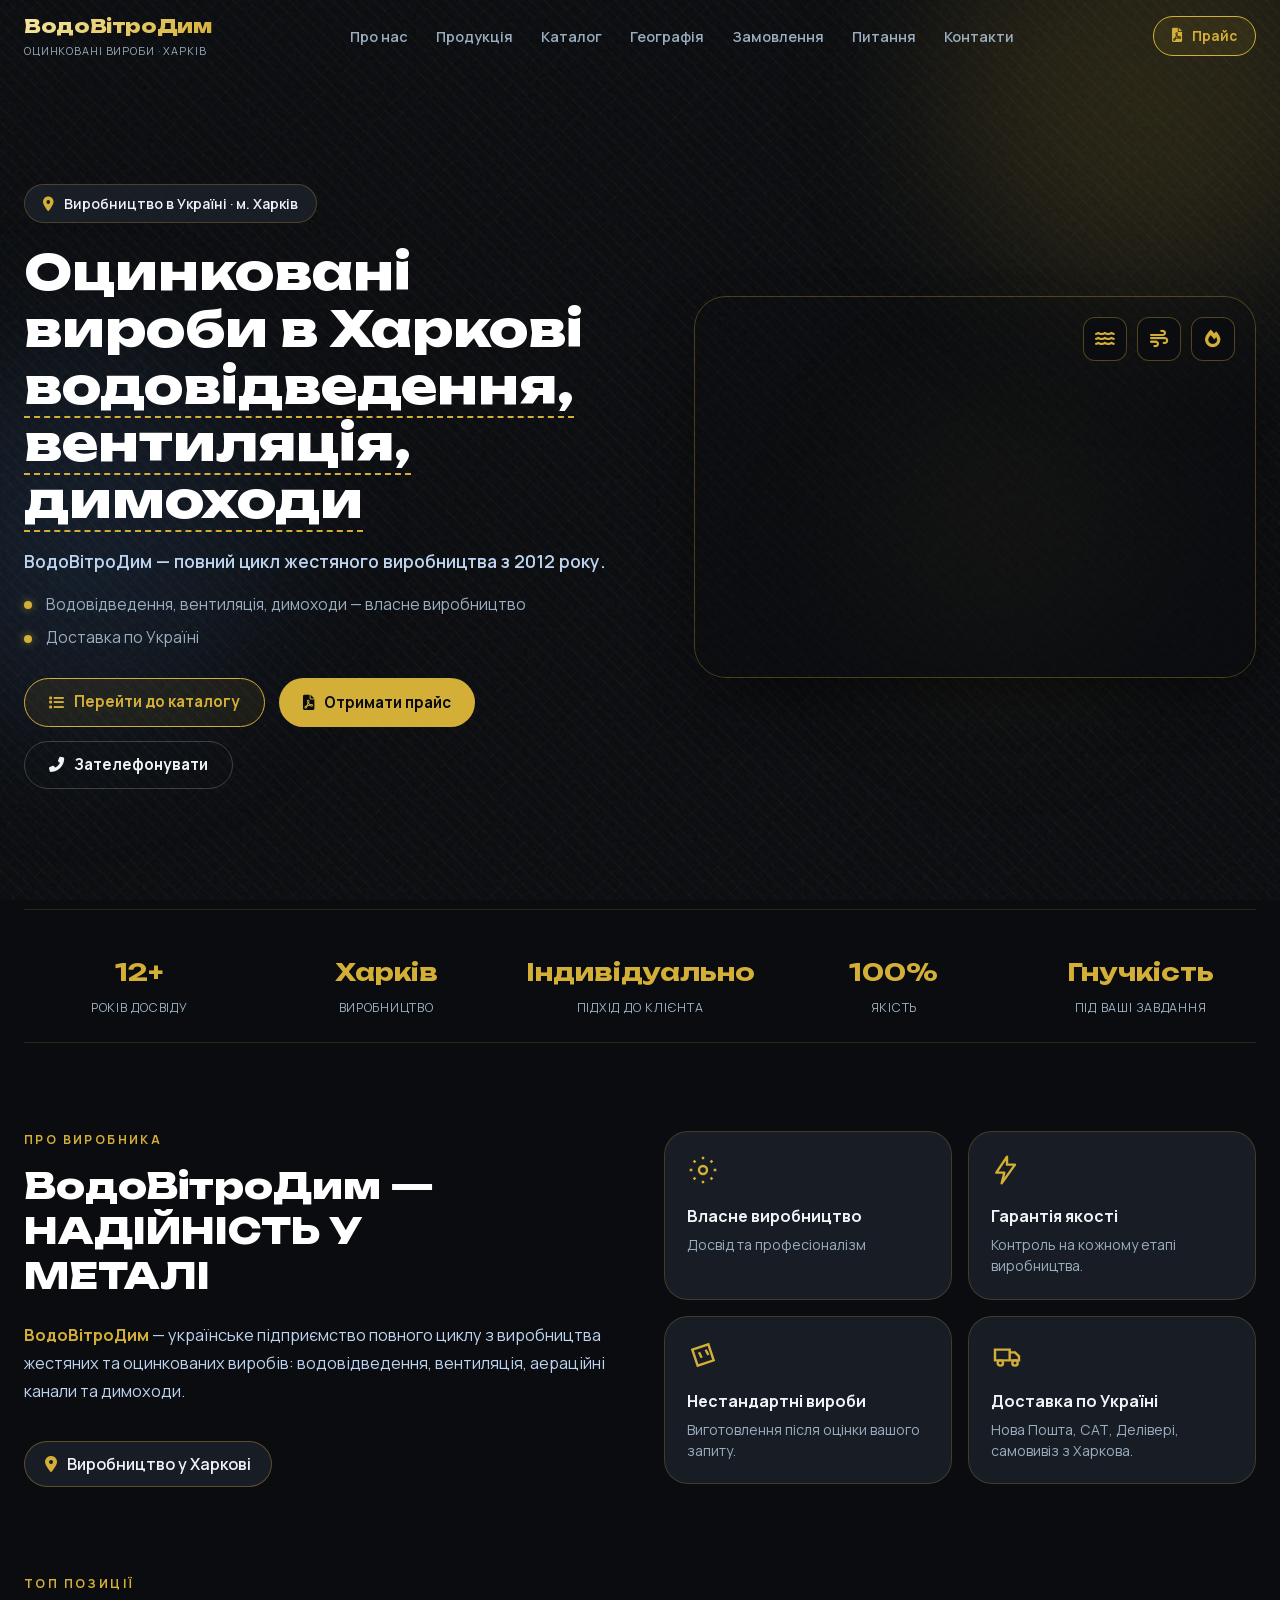
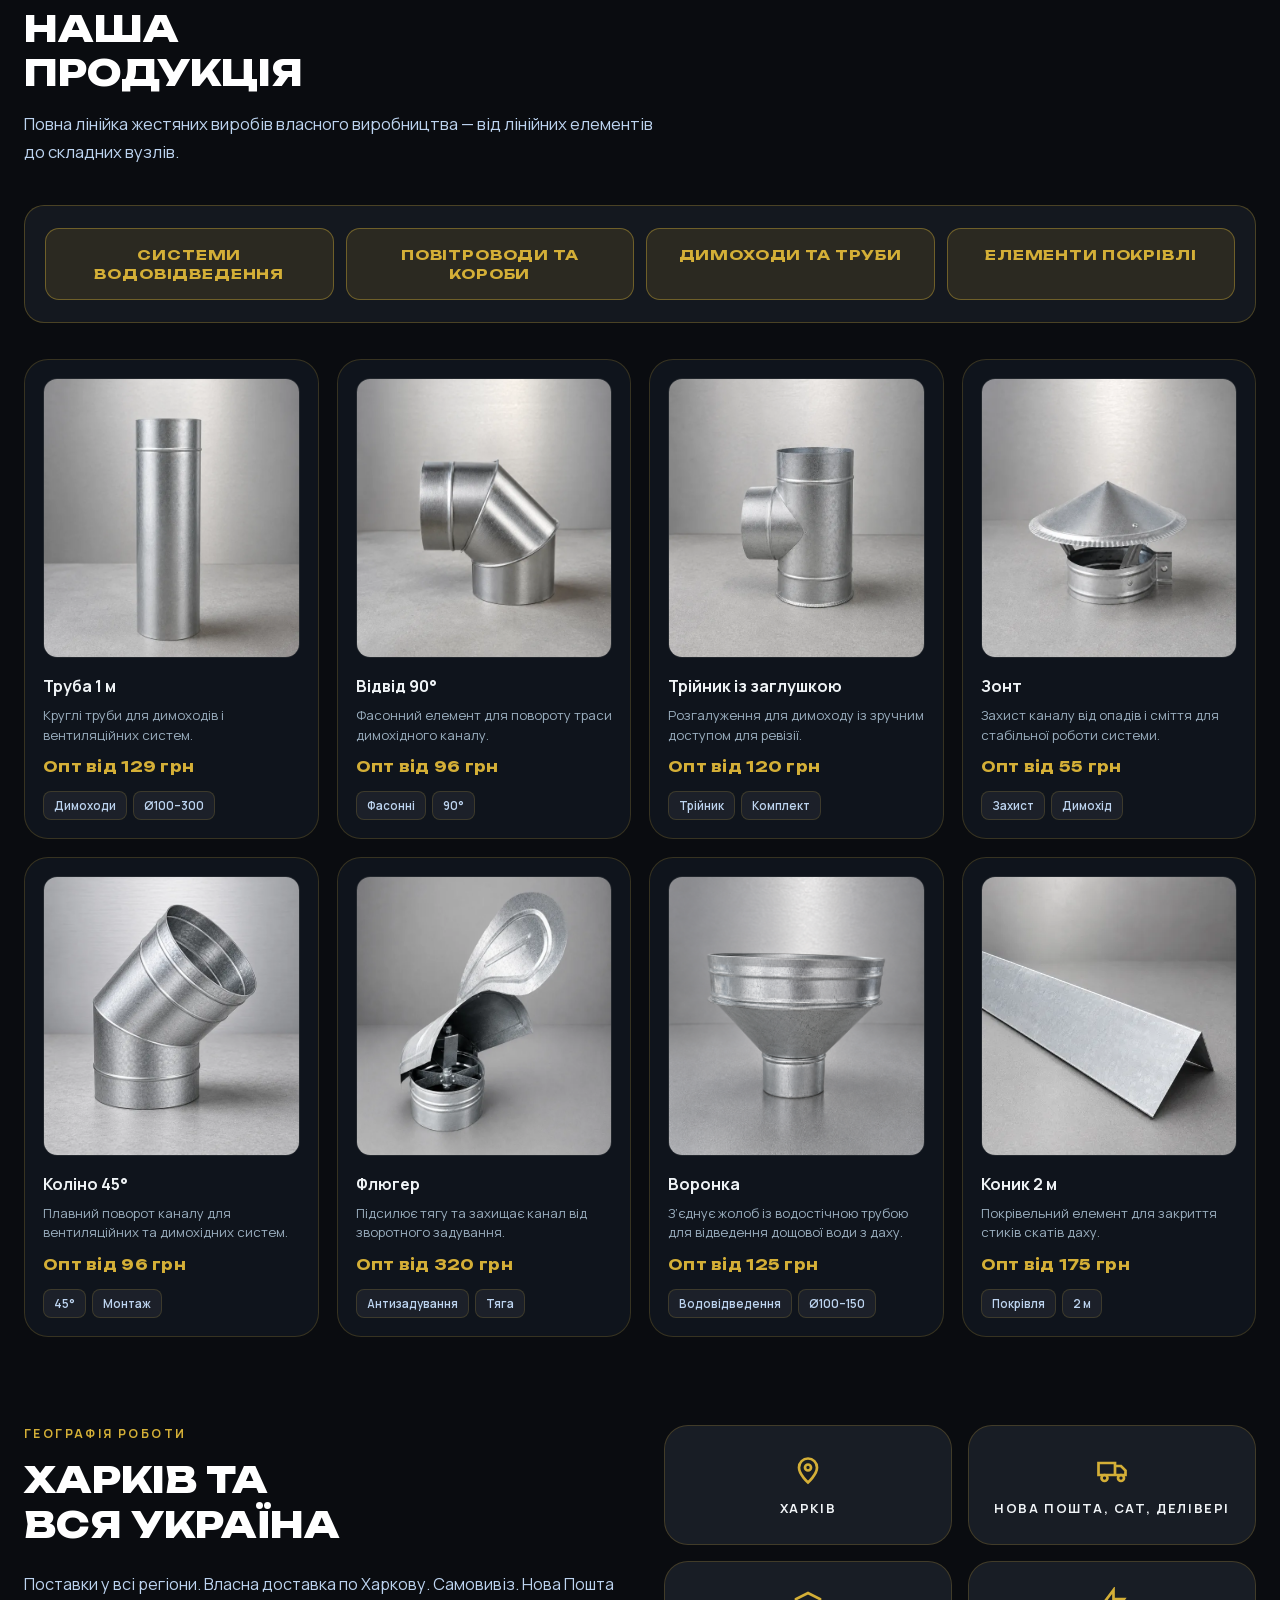
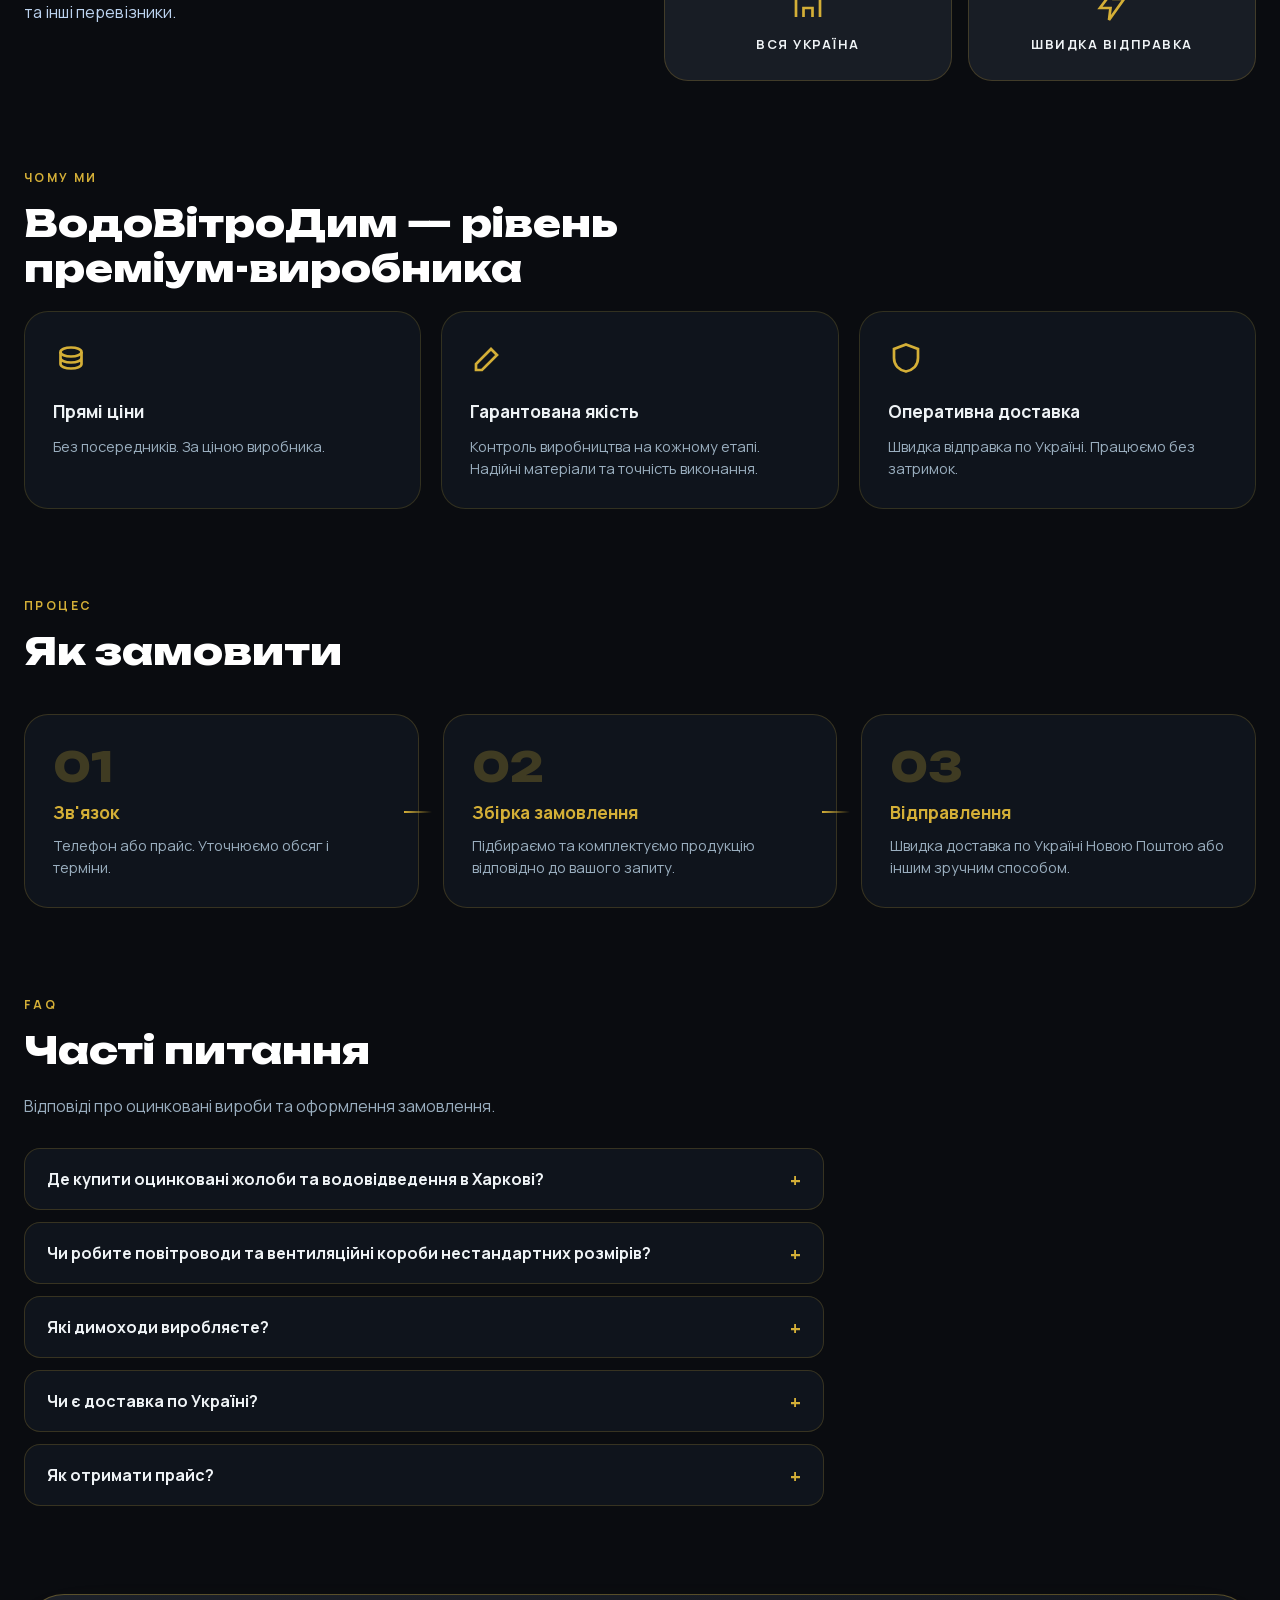
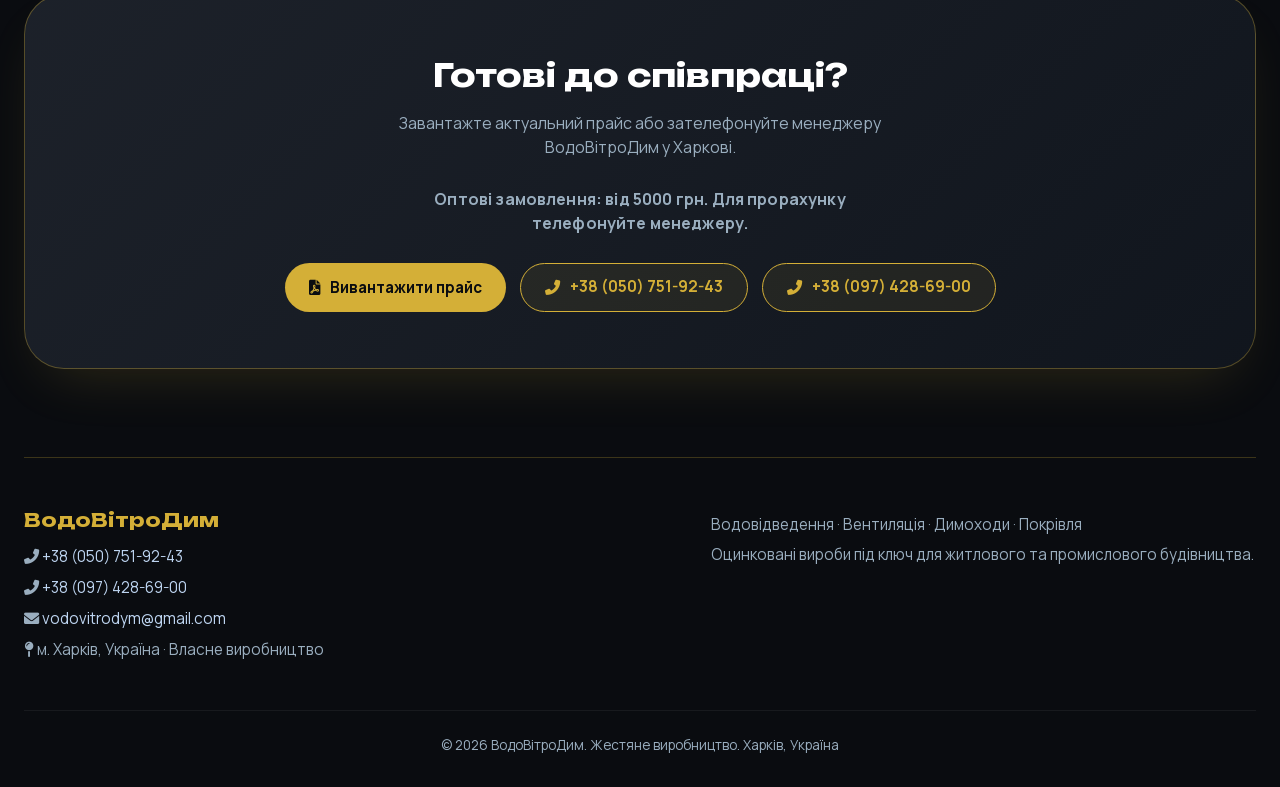
<file: index.html>
<!DOCTYPE html>
<html lang="uk">

<head>
  <meta charset="UTF-8">
  <meta name="viewport" content="width=device-width, initial-scale=1.0, viewport-fit=cover">
  <!-- Google tag (gtag.js) -->
  <script async src="https://www.googletagmanager.com/gtag/js?id=AW-18337912365"></script>
  <script>
    window.dataLayer = window.dataLayer || [];
    function gtag(){dataLayer.push(arguments);}
    gtag('js', new Date());

    gtag('config', 'AW-18337912365');
  </script>
  <style>html,body{background:#0A0C10;color:#EFF3F6}</style>
  <title>Оцинковані жолоби, вентиляція та димоходи Харків | ВодоВітроДим — виробник</title>
  <meta name="description"
    content="ВодоВітроДим — виробник оцинкованих систем водовідведення, повітроводів і димоходів у Харкові. Власний цех, З-275/350, монтаж, доставка по Україні. Завантажте прайс.">
  <meta name="keywords"
    content="оцинковані жолоби Харків, водовідведення, повітроводи, димоходи, жестяні вироби, водостік, вентиляція, покрівельна оцинковка, ВодоВітроДим">
  <meta name="robots" content="index, follow, max-image-preview:large, max-snippet:-1, max-video-preview:-1">
  <meta name="googlebot" content="index, follow">
  <meta name="author" content="ВодоВітроДим">
  <meta name="geo.region" content="UA-KH">
  <meta name="geo.placename" content="Харків">
  <meta name="theme-color" content="#0A0C10">
  <link rel="canonical" href="https://vodovitrodym.com.ua/" id="canonicalUrl">
  <meta property="og:type" content="website">
  <meta property="og:locale" content="uk_UA">
  <meta property="og:site_name" content="ВодоВітроДим">
  <meta property="og:url" content="https://vodovitrodym.com.ua/">
  <meta property="og:title" content="ВодоВітроДим — оцинковані вироби, водовідведення, вентиляція, димоходи">
  <meta property="og:description"
    content="Виробництво в Харкові: жолоби, повітроводи, димоходи, покрівельні елементи. Доставка по Україні, монтаж під ключ.">
  <meta property="og:image" content="https://images.unsplash.com/photo-1504917595217-d4dc5ebe6122?w=1200&q=80">
  <meta property="og:image:width" content="1200">
  <meta property="og:image:height" content="630">
  <meta property="og:image:alt" content="ВодоВітроДим — металеве виробництво оцинкованих виробів у Харкові">
  <meta name="twitter:card" content="summary_large_image">
  <meta name="twitter:title" content="ВодоВітроДим — оцинковані вироби Харків">
  <meta name="twitter:description"
    content="Жолоби, вентиляція, димоходи — власне виробництво. Прайс, доставка по Україні.">
  <meta name="twitter:image" content="https://images.unsplash.com/photo-1504917595217-d4dc5ebe6122?w=1200&q=80">
  <link rel="icon" href="/favicon.png" sizes="any">
  
  <link rel="apple-touch-icon" href="/apple-touch-icon.png" sizes="180x180">
  <link rel="manifest" href="/site.webmanifest">
  <link rel="stylesheet" href="critical.min.css?v=20260610-3">
  <link rel="preload" as="image" href="/images/hero-900.webp" type="image/webp" fetchpriority="high">
  <link rel="preload" href="webfonts/manrope-600-cyrillic.woff2" as="font" type="font/woff2" crossorigin>
  <link rel="preload" href="webfonts/unbounded-700-cyrillic.woff2" as="font" type="font/woff2" crossorigin>
  <link rel="stylesheet" href="styles.min.css?v=20260610-3" media="print" onload="this.media='all'">
  <link rel="stylesheet" href="fonts.min.css?v=20260610-3" media="print" onload="this.media='all'">
  <link rel="stylesheet" href="icons.min.css?v=20260610-3" media="print" onload="this.media='all'">
  <noscript>
    <link rel="stylesheet" href="fonts.min.css?v=20260610-3">
    <link rel="stylesheet" href="icons.min.css?v=20260610-3">
    <link rel="stylesheet" href="styles.min.css?v=20260610-3">
  </noscript>
</head>

<body>
  <svg xmlns="http://www.w3.org/2000/svg" style="display:none" aria-hidden="true">
    <symbol id="icon-gear" viewBox="0 0 24 24" fill="none" stroke="currentColor" stroke-width="1.8">
      <circle cx="12" cy="12" r="3" />
      <path
        d="M12 2v2M12 20v2M4.93 4.93l1.41 1.41M17.66 17.66l1.41 1.41M2 12h2M20 12h2M4.93 19.07l1.41-1.41M17.66 6.34l1.41-1.41" />
    </symbol>
    <symbol id="icon-bolt" viewBox="0 0 24 24" fill="none" stroke="currentColor" stroke-width="1.8">
      <path d="M12 2L4 14h6l-2 8 10-14h-6l0-6z" stroke-linejoin="round" />
    </symbol>
    <symbol id="icon-ruler" viewBox="0 0 24 24" fill="none" stroke="currentColor" stroke-width="1.8">
      <path d="M4 8l12-4 4 12-12 4-4-12z" />
      <path d="M9 10l2 4M14 8l2 4" />
    </symbol>
    <symbol id="icon-truck" viewBox="0 0 24 24" fill="none" stroke="currentColor" stroke-width="1.8">
      <path d="M3 8h11v8H3zM14 10h4l3 3v3h-7V10z" />
      <circle cx="7" cy="18" r="2" />
      <circle cx="18" cy="18" r="2" />
    </symbol>
    <symbol id="icon-pin" viewBox="0 0 24 24" fill="none" stroke="currentColor" stroke-width="1.8">
      <path d="M12 21s6-5.4 6-10a6 6 0 10-12 0c0 4.6 6 10 6 10z" />
      <circle cx="12" cy="11" r="2" />
    </symbol>
    <symbol id="icon-box" viewBox="0 0 24 24" fill="none" stroke="currentColor" stroke-width="1.8">
      <path d="M12 3l8 4v10l-8 4-8-4V7l8-4z" />
      <path d="M12 7v14M4 7l8 4 8-4" />
    </symbol>
    <symbol id="icon-shield" viewBox="0 0 24 24" fill="none" stroke="currentColor" stroke-width="1.8">
      <path d="M12 3l8 3v6c0 5-3.5 8-8 9-4.5-1-8-4-8-9V6l8-3z" />
    </symbol>
    <symbol id="icon-draw" viewBox="0 0 24 24" fill="none" stroke="currentColor" stroke-width="1.8">
      <path d="M4 20h4l10-10-4-4L4 16v4zM14 6l4 4" />
    </symbol>
    <symbol id="icon-coins" viewBox="0 0 24 24" fill="none" stroke="currentColor" stroke-width="1.8">
      <ellipse cx="12" cy="8" rx="7" ry="3" />
      <path d="M5 8v4c0 1.7 3.1 3 7 3s7-1.3 7-3V8M5 12v4c0 1.7 3.1 3 7 3s7-1.3 7-3v-4" />
    </symbol>
    <symbol id="icon-zap" viewBox="0 0 24 24" fill="none" stroke="currentColor" stroke-width="1.8">
      <path d="M13 2L4 14h7l-1 8 10-14h-7l0-6z" />
    </symbol>
    <symbol id="icon-build" viewBox="0 0 24 24" fill="none" stroke="currentColor" stroke-width="1.8">
      <path d="M4 20V8l8-4 8 4v12M9 20v-6h6v6" />
    </symbol>
  </svg>

  <div class="orb orb-1" aria-hidden="true"></div>
  <div class="orb orb-2" aria-hidden="true"></div>
  <div class="orb orb-3" aria-hidden="true"></div>

  <header class="site-header" id="siteHeader">
    <div class="container header-inner">
      <a href="/" class="logo" aria-label="ВодоВітроДим — на головну">
        <span class="logo__name">ВодоВітроДим</span>
        <p>оцинковані вироби · Харків</p>
      </a>
      <nav aria-label="Головна навігація">
        <ul class="nav-desktop">
          <li><a href="#aboutSection">Про нас</a></li>
          <li><a href="#topSection">Продукція</a></li>
          <li><a href="catalog.html">Каталог</a></li>
          <li><a href="#geographySection">Географія</a></li>
          <li><a href="#orderSection">Замовлення</a></li>
          <li><a href="#faqSection">Питання</a></li>
          <li><a href="#contacts">Контакти</a></li>
        </ul>
      </nav>
      <div class="header-actions">
        <button type="button" class="btn btn-outline btn-sm header-price download-price" aria-label="Вивантажити прайс">
          <i class="fas fa-file-pdf"></i> Прайс
        </button>
        <button type="button" class="burger" id="burgerBtn" aria-label="Відкрити меню" aria-expanded="false"
          aria-controls="navMobile"><i class="fas fa-bars"></i></button>
      </div>
    </div>
  </header>

  <nav class="nav-mobile" id="navMobile" hidden aria-label="Мобільне меню">
    <button type="button" class="nav-mobile-close" id="navClose" aria-label="Закрити"><i
        class="fas fa-times"></i></button>
    <a href="#aboutSection" class="nav-mobile-link">Про нас</a>
    <a href="#topSection" class="nav-mobile-link">Продукція</a>
    <a href="catalog.html" class="nav-mobile-link">Каталог</a>
    <a href="#geographySection" class="nav-mobile-link">Географія</a>
    <a href="#orderSection" class="nav-mobile-link">Замовлення</a>
    <a href="#faqSection" class="nav-mobile-link">Питання</a>
    <a href="#contacts" class="nav-mobile-link">Контакти</a>
    <button type="button" class="btn btn-gold download-price"><i class="fas fa-file-pdf"></i> Вивантажити прайс</button>
  </nav>

  <main class="page-main">
    <div class="container">
      <section class="hero section section--from-left visible" id="heroSection" aria-labelledby="hero-heading">
        <div class="hero-content">
          <div class="badge-ukraine"><i class="fas fa-map-marker-alt"></i> Виробництво в Україні · м. Харків</div>
          <h1 class="hero-title" id="hero-heading">Оцинковані вироби в Харкові<br><span
              class="hero-accent">водовідведення, вентиляція, димоходи</span></h1>
          <p class="hero-lead">ВодоВітроДим — повний цикл жестяного виробництва з 2012 року.</p>
          <ul class="hero-bullets">
            <li>Водовідведення, вентиляція, димоходи — власне виробництво</li>
            <li>Доставка по Україні</li>
          </ul>
          <div class="hero-cta">
            <a href="catalog.html" class="btn btn-outline"><i class="fas fa-list"></i> Перейти до каталогу</a>
            <button type="button" class="btn btn-gold download-price"><i class="fas fa-file-pdf"></i> Отримати
              прайс</button>
            <a href="tel:+380507519243" class="btn btn-ghost"><i class="fas fa-phone-alt"></i> Зателефонувати</a>
          </div>
        </div>
        <div class="hero-visual">
          <picture>
            <source type="image/webp"
              srcset="images/hero-600.webp 600w, images/hero-900.webp 900w"
              sizes="(max-width: 900px) 100vw, min(540px, 48vw)">
            <img src="images/hero-900.webp"
              alt="Виробництво оцинкованих жолобів, повітроводів і димоходів — завод ВодоВітроДим, Харків"
              width="900" height="600" loading="eager" fetchpriority="high" decoding="async">
          </picture>
          <div class="hero-visual-overlay" aria-hidden="true"></div>
          <div class="hero-visual-icons" aria-hidden="true">
            <span><i class="fas fa-water"></i></span>
            <span><i class="fas fa-wind"></i></span>
            <span><i class="fas fa-fire"></i></span>
          </div>
        </div>
      </section>

      <section class="trust-strip section visible" id="trustSection" aria-label="Переваги">
        <div class="trust-item">
          <strong data-count="12" data-suffix="+">0</strong>
          <span>років досвіду</span>
        </div>
        <div class="trust-item">
          <strong>Харків</strong>
          <span>виробництво</span>
        </div>
        <div class="trust-item">
          <strong>Індивідуально</strong>
          <span>підхід до клієнта</span>
        </div>
        <div class="trust-item">
          <strong>100%</strong>
          <span>якість</span>
        </div>
        <div class="trust-item">
          <strong>Гнучкість</strong>
          <span>під ваші завдання</span>
        </div>
      </section>

      <section class="section" id="aboutSection" aria-labelledby="about-heading">
        <div class="manufacturer">
          <div class="manufacturer-text">
            <div class="section-label">Про виробника</div>
            <h2 class="manufacturer-title" id="about-heading">
              <span>ВодоВітроДим —</span>
              <span>НАДІЙНІСТЬ У</span>
              <span>МЕТАЛІ</span>
            </h2>
            <p><strong class="brand-highlight">ВодоВітроДим</strong> — українське підприємство повного циклу з
              виробництва
              жестяних та оцинкованих виробів: водовідведення, вентиляція, аераційні канали та димоходи.</p>
            <div class="manufacturer-location"><i class="fas fa-map-marker-alt"></i> Виробництво у Харкові</div>
          </div>
          <div class="manufacturer-features">
            <div class="manufacturer-feature">
              <svg class="icon-svg" aria-hidden="true">
                <use href="#icon-gear" />
              </svg>
              <h3>Власне виробництво</h3>
              <p>Досвід та професіоналізм</p>
            </div>
            <div class="manufacturer-feature">
              <svg class="icon-svg" aria-hidden="true">
                <use href="#icon-bolt" />
              </svg>
              <h3>Гарантія якості</h3>
              <p>Контроль на кожному етапі виробництва.</p>
            </div>
            <div class="manufacturer-feature">
              <svg class="icon-svg" aria-hidden="true">
                <use href="#icon-ruler" />
              </svg>
              <h3>Нестандартні вироби</h3>
              <p>Виготовлення після оцінки вашого запиту.</p>
            </div>
            <div class="manufacturer-feature">
              <svg class="icon-svg" aria-hidden="true">
                <use href="#icon-truck" />
              </svg>
              <h3>Доставка по Україні</h3>
              <p>Нова Пошта, САТ, Делівері, самовивіз з Харкова.</p>
            </div>
          </div>
        </div>
      </section>

      <section class="section" id="topSection" aria-labelledby="products-heading">
        <div class="products-header">
          <div class="section-label">ТОП ПОЗИЦІЇ</div>
          <h2 class="products-title" id="products-heading">НАША<br>ПРОДУКЦІЯ</h2>
          <p class="products-intro">Повна лінійка жестяних виробів власного виробництва — від лінійних елементів до
            складних вузлів.</p>
        </div>
        <div class="production-directions" aria-label="Напрями виробництва">
          <a href="catalog.html#vodovidvedennya" class="direction-label direction-label--link">Системи
            водовідведення</a>
          <a href="catalog.html#povitrovody" class="direction-label direction-label--link">Повітроводи та
            короби</a>
          <a href="catalog.html#dimokhody" class="direction-label direction-label--link">Димоходи та труби</a>
          <a href="catalog.html#pokrivlya" class="direction-label direction-label--link">Елементи покрівлі</a>
        </div>
        <div class="products-catalog">
          <div class="products-grid">
            <a href="catalog.html#pipe-table-heading" class="product-card">
              <picture>
                <source type="image/webp" srcset="images/00-640.webp">
                <img class="product-card-thumb" src="images/00-640.webp" alt="Труба 1 метр" loading="lazy" width="400"
                  height="280">
              </picture>
              <h3>Труба 1 м</h3>
              <p class="product-card-desc">Круглі труби для димоходів і вентиляційних систем.</p>
              <p class="product-card-price">Опт від 129 грн</p>
              <div class="product-tags">
                <span class="product-tag">Димоходи</span>
                <span class="product-tag">Ø100–300</span>
              </div>
            </a>
            <a href="catalog.html#otvod-heading" class="product-card">
              <picture>
                <source type="image/webp" srcset="images/11-640.webp">
                <img class="product-card-thumb" src="images/11-640.webp" alt="Відвід 90°" loading="lazy" width="400"
                  height="280">
              </picture>
              <h3>Відвід 90°</h3>
              <p class="product-card-desc">Фасонний елемент для повороту траси димохідного каналу.</p>
              <p class="product-card-price">Опт від 96 грн</p>
              <div class="product-tags">
                <span class="product-tag">Фасонні</span>
                <span class="product-tag">90°</span>
              </div>
            </a>
            <a href="catalog.html#troynyk-heading" class="product-card">
              <picture>
                <source type="image/webp" srcset="images/22-640.webp">
                <img class="product-card-thumb" src="images/22-640.webp" alt="Трійник із заглушкою" loading="lazy"
                  width="400" height="280">
              </picture>
              <h3>Трійник із заглушкою</h3>
              <p class="product-card-desc">Розгалуження для димоходу із зручним доступом для ревізії.</p>
              <p class="product-card-price">Опт від 120 грн</p>
              <div class="product-tags">
                <span class="product-tag">Трійник</span>
                <span class="product-tag">Комплект</span>
              </div>
            </a>
            <a href="catalog.html#zont-heading" class="product-card">
              <picture>
                <source type="image/webp" srcset="images/33-640.webp">
                <img class="product-card-thumb" src="images/33-640.webp" alt="Зонт на трубу" loading="lazy" width="400"
                  height="280">
              </picture>
              <h3>Зонт</h3>
              <p class="product-card-desc">Захист каналу від опадів і сміття для стабільної роботи системи.</p>
              <p class="product-card-price">Опт від 55 грн</p>
              <div class="product-tags">
                <span class="product-tag">Захист</span>
                <span class="product-tag">Димохід</span>
              </div>
            </a>
            <a href="catalog.html#kolino-heading" class="product-card">
              <picture>
                <source type="image/webp" srcset="images/44-640.webp">
                <img class="product-card-thumb" src="images/44-640.webp" alt="Коліно 45°" loading="lazy" width="400"
                  height="280">
              </picture>
              <h3>Коліно 45°</h3>
              <p class="product-card-desc">Плавний поворот каналу для вентиляційних та димохідних систем.</p>
              <p class="product-card-price">Опт від 96 грн</p>
              <div class="product-tags">
                <span class="product-tag">45°</span>
                <span class="product-tag">Монтаж</span>
              </div>
            </a>
            <a href="catalog.html#flyuger-heading" class="product-card">
              <picture>
                <source type="image/webp" srcset="images/110-640.webp">
                <img class="product-card-thumb" src="images/110-640.webp" alt="Флюгер на димохід" loading="lazy"
                  width="400" height="280">
              </picture>
              <h3>Флюгер</h3>
              <p class="product-card-desc">Підсилює тягу та захищає канал від зворотного задування.</p>
              <p class="product-card-price">Опт від 320 грн</p>
              <div class="product-tags">
                <span class="product-tag">Антизадування</span>
                <span class="product-tag">Тяга</span>
              </div>
            </a>
            <a href="catalog.html#voronka-heading" class="product-card">
              <picture>
                <source type="image/webp" srcset="images/voronka-640.webp">
                <img class="product-card-thumb" src="images/voronka-640.webp" alt="Воронка" loading="lazy" width="400"
                  height="280">
              </picture>
              <h3>Воронка</h3>
              <p class="product-card-desc">З’єднує жолоб із водостічною трубою для відведення дощової води з даху.</p>
              <p class="product-card-price">Опт від 125 грн</p>
              <div class="product-tags">
                <span class="product-tag">Водовідведення</span>
                <span class="product-tag">Ø100–150</span>
              </div>
            </a>
            <a href="catalog.html#pokrivlya" class="product-card">
              <picture>
                <source type="image/webp" srcset="images/77-640.webp">
                <img class="product-card-thumb product-card-thumb--right" src="images/77-640.webp" alt="Коник 2 метри" loading="lazy" width="400"
                  height="280">
              </picture>
              <h3>Коник 2 м</h3>
              <p class="product-card-desc">Покрівельний елемент для закриття стиків скатів даху.</p>
              <p class="product-card-price">Опт від 175 грн</p>
              <div class="product-tags">
                <span class="product-tag">Покрівля</span>
                <span class="product-tag">2 м</span>
              </div>
            </a>
          </div>
        </div>
      </section>

      <section class="section" id="geographySection">
        <div class="manufacturer">
          <div class="manufacturer-text">
            <div class="section-label">ГЕОГРАФІЯ РОБОТИ</div>
            <h2 class="manufacturer-title">
              <span>ХАРКІВ ТА</span>
              <span>ВСЯ УКРАЇНА</span>
            </h2>
            <p>Поставки у всі регіони. Власна доставка по Харкову. Самовивіз. Нова Пошта та інші перевізники.</p>
          </div>
          <div class="manufacturer-features">
            <div class="manufacturer-feature geography-tile">
              <svg class="icon-svg">
                <use href="#icon-pin" />
              </svg>
              <h3>ХАРКІВ</h3>
            </div>
            <div class="manufacturer-feature geography-tile">
              <svg class="icon-svg">
                <use href="#icon-truck" />
              </svg>
              <h3>НОВА ПОШТА, САТ, ДЕЛІВЕРІ</h3>
            </div>
            <div class="manufacturer-feature geography-tile">
              <svg class="icon-svg">
                <use href="#icon-build" />
              </svg>
              <h3>ВСЯ УКРАЇНА</h3>
            </div>
            <div class="manufacturer-feature geography-tile">
              <svg class="icon-svg">
                <use href="#icon-zap" />
              </svg>
              <h3>ШВИДКА ВІДПРАВКА</h3>
            </div>
          </div>
        </div>
      </section>

      <section class="section" id="featuresSection">
        <div class="section-label">Чому ми</div>
        <h2 class="section-heading">ВодоВітроДим — рівень<br>преміум-виробника</h2>
        <div class="why-grid">
          <div class="why-card">
            <svg class="icon-svg">
              <use href="#icon-coins" />
            </svg>
            <h3>Прямі ціни</h3>
            <p>Без посередників. За ціною виробника.</p>
          </div>
          <div class="why-card">
            <svg class="icon-svg">
              <use href="#icon-draw" />
            </svg>
            <h3>Гарантована якість</h3>
            <p>Контроль виробництва на кожному етапі. Надійні матеріали та точність виконання.</p>
          </div>
          <div class="why-card">
            <svg class="icon-svg">
              <use href="#icon-shield" />
            </svg>
            <h3>Оперативна доставка</h3>
            <p>Швидка відправка по Україні. Працюємо без затримок.</p>
          </div>
        </div>
      </section>

      <section class="section" id="orderSection">
        <div class="section-label">Процес</div>
        <h2 class="section-heading">Як замовити</h2>
        <div class="steps-grid">
          <div class="step-card">
            <div class="step-num">01</div>
            <h3>Зв'язок</h3>
            <p>Телефон або прайс. Уточнюємо обсяг і терміни.</p>
          </div>
          <div class="step-card">
            <div class="step-num">02</div>
            <h3>Збірка замовлення</h3>
            <p>Підбираємо та комплектуємо продукцію відповідно до вашого запиту.</p>
          </div>

          <div class="step-card">
            <div class="step-num">03</div>
            <h3>Відправлення</h3>
            <p>Швидка доставка по Україні Новою Поштою або іншим зручним способом.</p>
          </div>
        </div>
      </section>

      <section class="section" id="faqSection" aria-labelledby="faq-heading">
        <div class="section-label">FAQ</div>
        <h2 class="section-heading" id="faq-heading">Часті питання</h2>
        <p class="faq-intro">Відповіді про оцинковані вироби та оформлення замовлення.</p>
        <div class="faq-list">
          <details class="faq-item">
            <summary>Де купити оцинковані жолоби та водовідведення в Харкові?</summary>
            <div class="faq-answer">
              <p>ВодоВітроДим виготовляє системи водовідведення на виробництві в Харкові. Зв’яжіться з нашими
                менеджерами: <a href="tel:+380507519243">+38 (050) 751-92-43</a>,
                <a href="tel:+380974286900">+38 (097) 428-69-00</a>.
              </p>
            </div>
          </details>
          <details class="faq-item">
            <summary>Чи робите повітроводи та вентиляційні короби нестандартних розмірів?</summary>
            <div class="faq-answer">
              <p>Так, виготовляємо нестандартні повітроводи та вентиляційні короби після оцінки вашого запиту.</p>
            </div>
          </details>
          <details class="faq-item">
            <summary>Які димоходи виробляєте?</summary>
            <div class="faq-answer">
              <p>Одностінні та сендвіч-дімоходи, іскрогасники, ковпаки — для твердопаливних котлів, камінів і пічей.</p>
            </div>
          </details>
          <details class="faq-item">
            <summary>Чи є доставка по Україні?</summary>
            <div class="faq-answer">
              <p>Так: власний транспорт по Харкову, Нова Пошта, САТ, Делівері та інші перевізники — у всі регіони
                України.</p>
            </div>
          </details>
          <details class="faq-item">
            <summary>Як отримати прайс?</summary>
            <div class="faq-answer">
              <p>Натисніть «Вивантажити прайс» на сайті або телефонуйте:
                <a href="tel:+380507519243">+38 (050) 751-92-43</a>,
                <a href="tel:+380974286900">+38 (097) 428-69-00</a>.
              </p>
            </div>
          </details>
        </div>
      </section>

      <section class="section cta-section" id="ctaSection" aria-labelledby="cta-heading">
        <h2 id="cta-heading">Готові до співпраці?</h2>
        <p>Завантажте актуальний прайс або зателефонуйте менеджеру ВодоВітроДим у Харкові.</p>
        <p class="cta-note">Оптові замовлення: від 5000 грн. Для прорахунку телефонуйте менеджеру.</p>
        <div class="cta-buttons">
          <button type="button" class="btn btn-gold download-price"><i class="fas fa-file-pdf"></i> Вивантажити
            прайс</button>

          <a href="tel:+380507519243" class="btn btn-outline"><i class="fas fa-phone-alt"></i> +38 (050) 751-92-43</a>
          <a href="tel:+380974286900" class="btn btn-outline"><i class="fas fa-phone-alt"></i> +38 (097) 428-69-00</a>
        </div>
      </section>

      <footer class="footer" id="contacts" role="contentinfo" aria-label="Контакти ВодоВітроДим">
        <div class="footer-brand">
          <h3>ВодоВітроДим</h3>
          <p><i class="fas fa-phone-alt"></i> <a href="tel:+380507519243">+38 (050) 751-92-43</a></p>
          <p><i class="fas fa-phone-alt"></i> <a href="tel:+380974286900">+38 (097) 428-69-00</a></p>
          <p><i class="fas fa-envelope"></i> <a href="mailto:Vodovitrodym@ukr.net">vodovitrodym@gmail.com</a></p>
          <p><i class="fas fa-map-pin"></i> м. Харків, Україна · Власне виробництво</p>
        </div>
        <div class="footer-col">
          <p>Водовідведення · Вентиляція · Димоходи · Покрівля</p>
          <p>Оцинковані вироби під ключ для житлового та промислового будівництва.</p>
        </div>
        <p class="footer-copy">© 2026 ВодоВітроДим. Жестяне виробництво. Харків, Україна</p>
      </footer>
    </div>
  </main>

  <script type="application/ld+json" id="schemaOrg">
{
  "@context": "https://schema.org",
  "@graph": [
    {
      "@type": "WebSite",
      "@id": "https://vodovitrodym.com.ua/#website",
      "url": "https://vodovitrodym.com.ua/",
      "name": "ВодоВітроДим",
      "description": "Виробник оцинкованих систем водовідведення, вентиляції та димоходів у Харкові",
      "inLanguage": "uk-UA",
      "publisher": {
        "@id": "https://vodovitrodym.com.ua/#organization"
      }
    },
    {
      "@type": [
        "Organization",
        "LocalBusiness",
        "Manufacturer"
      ],
      "@id": "https://vodovitrodym.com.ua/#organization",
      "name": "ВодоВітроДим",
      "url": "https://vodovitrodym.com.ua/",
      "logo": "https://vodovitrodym.com.ua/favicon.png",
      "image": "https://images.unsplash.com/photo-1504917595217-d4dc5ebe6122?w=1200&q=80",
      "description": "Український виробник жестяних та оцинкованих виробів: водовідведення, вентиляція, димоходи, покрівельні елементи.",
      "telephone": "+38-050-751-92-43",
      "contactPoint": [
        {
          "@type": "ContactPoint",
          "telephone": "+38-050-751-92-43",
          "contactType": "sales",
          "areaServed": "UA",
          "availableLanguage": "uk"
        },
        {
          "@type": "ContactPoint",
          "telephone": "+38-097-428-69-00",
          "contactType": "sales",
          "areaServed": "UA",
          "availableLanguage": "uk"
        }
      ],
      "email": "Vodovitrodym@ukr.net",
      "address": {
        "@type": "PostalAddress",
        "addressLocality": "Харків",
        "addressRegion": "Харківська область",
        "addressCountry": "UA"
      },
      "areaServed": {
        "@type": "Country",
        "name": "Україна"
      },
      "priceRange": "$$",
      "openingHoursSpecification": {
        "@type": "OpeningHoursSpecification",
        "dayOfWeek": [
          "Monday",
          "Tuesday",
          "Wednesday",
          "Thursday",
          "Friday"
        ],
        "opens": "08:00",
        "closes": "18:00"
      },
      "sameAs": []
    },
    {
      "@type": "FAQPage",
      "@id": "https://vodovitrodym.com.ua/#faq",
      "mainEntity": [
        {
          "@type": "Question",
          "name": "Де купити оцинковані жолоби та водовідведення в Харкові?",
          "acceptedAnswer": {
            "@type": "Answer",
            "text": "ВодоВітроДим виготовляє системи водовідведення на власному заводі в Харкові: жолоби, труби, лійки, монтаж під ключ. Доставка по Україні. Телефони: +38 (050) 751-92-43, +38 (097) 428-69-00."
          }
        },
        {
          "@type": "Question",
          "name": "Чи виготовляєте повітроводи та вентиляційні короби нестандартних розмірів?",
          "acceptedAnswer": {
            "@type": "Answer",
            "text": "Так. Прямокутні та круглі повітроводи, фасонні частини — по ГОСТ і за кресленнями замовника, сталь 0,5–1,2 мм."
          }
        },
        {
          "@type": "Question",
          "name": "Які димоходи виробляє ВодоВітроДим?",
          "acceptedAnswer": {
            "@type": "Answer",
            "text": "Одностінні та сендвіч-дімоходи Ø100–600 мм, іскрогасники, ковпаки, дефлектори — для котлів, камінів і пічей."
          }
        },
        {
          "@type": "Question",
          "name": "Чи є доставка оцинкованих виробів по Україні?",
          "acceptedAnswer": {
            "@type": "Answer",
            "text": "Так. Власний транспорт по Харкову та області, відправка Новою Поштою та іншими перевізниками в усі регіони."
          }
        },
        {
          "@type": "Question",
          "name": "Як отримати прайс на оцинковані вироби?",
          "acceptedAnswer": {
            "@type": "Answer",
            "text": "Натисніть «Вивантажити прайс» на сайті або зателефонуйте +38 (050) 751-92-43 або +38 (097) 428-69-00. Для нестандарту — надішліть креслення."
          }
        }
      ]
    }
  ]
}
  </script>
  <script src="analytics.min.js?v=20260610-3" defer></script>
  <script src="main.js?v=20260610-3" defer></script>
</body>

</html>
</file>
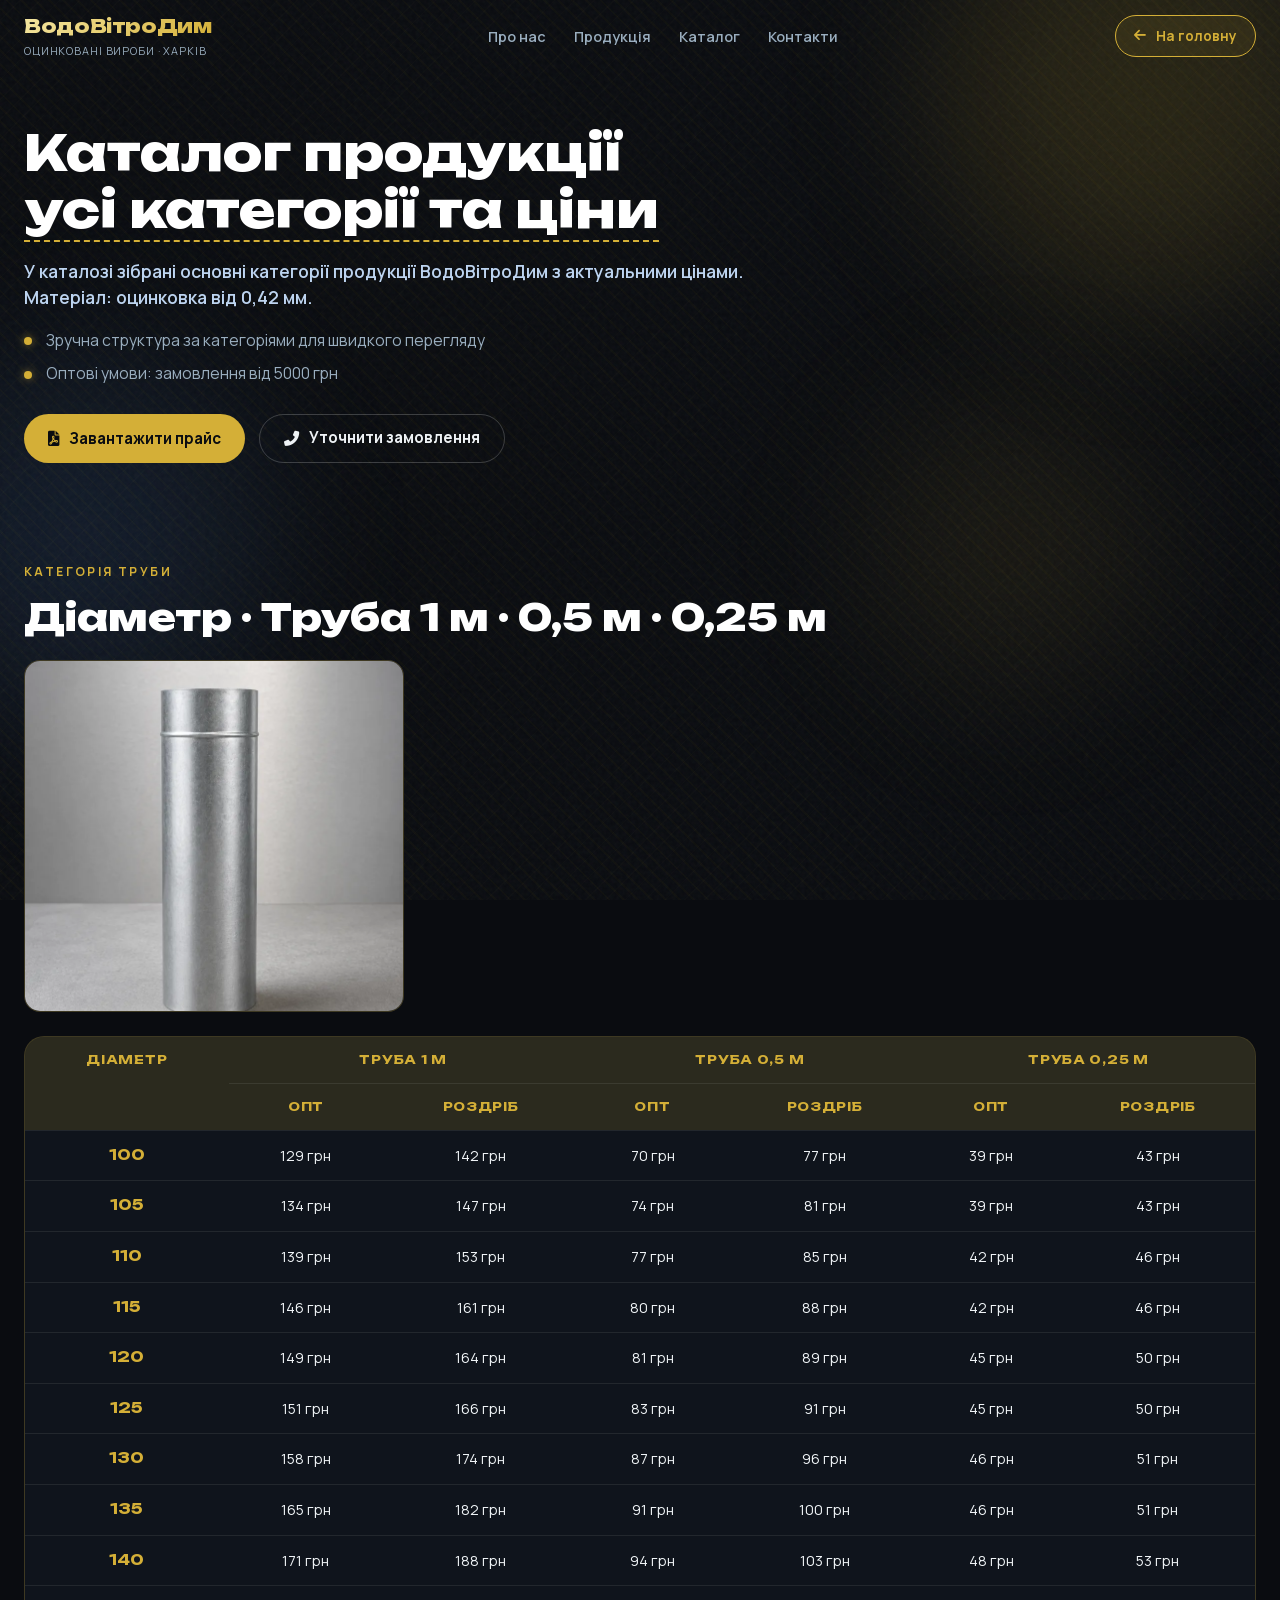
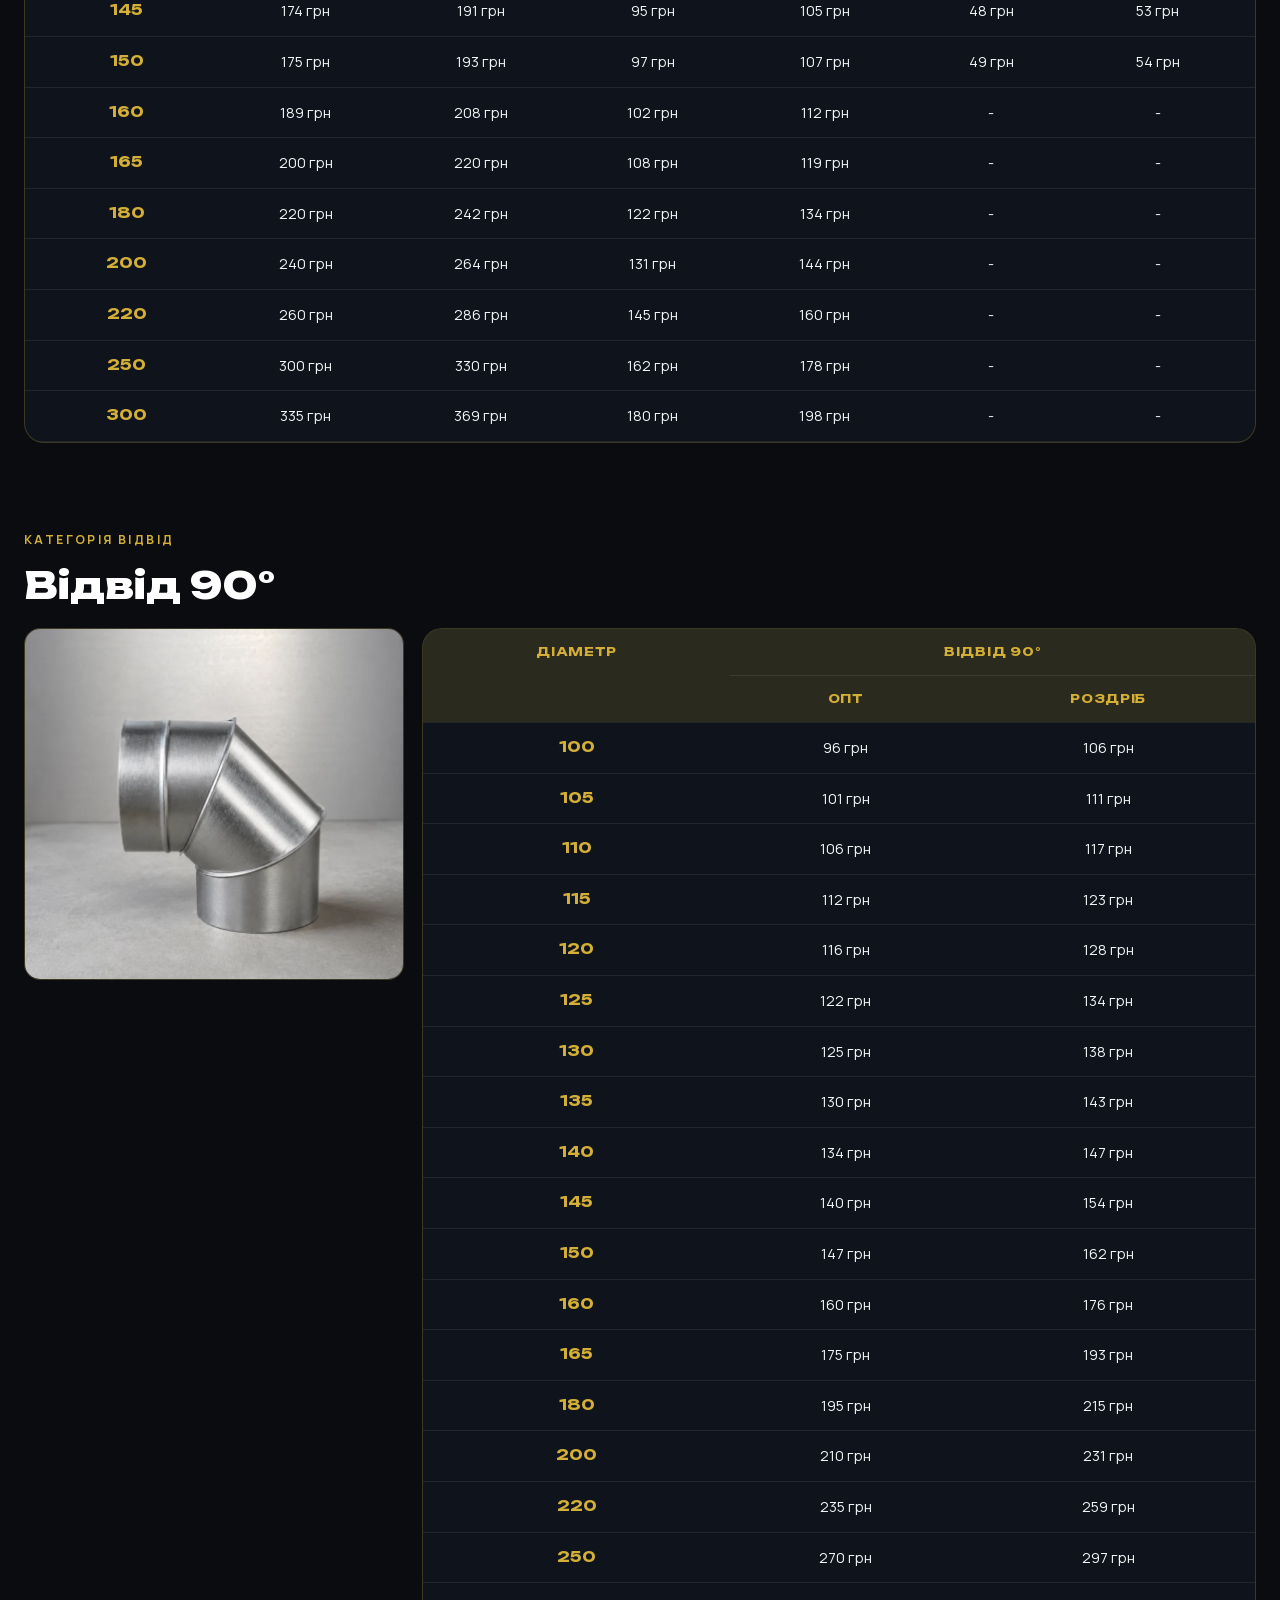
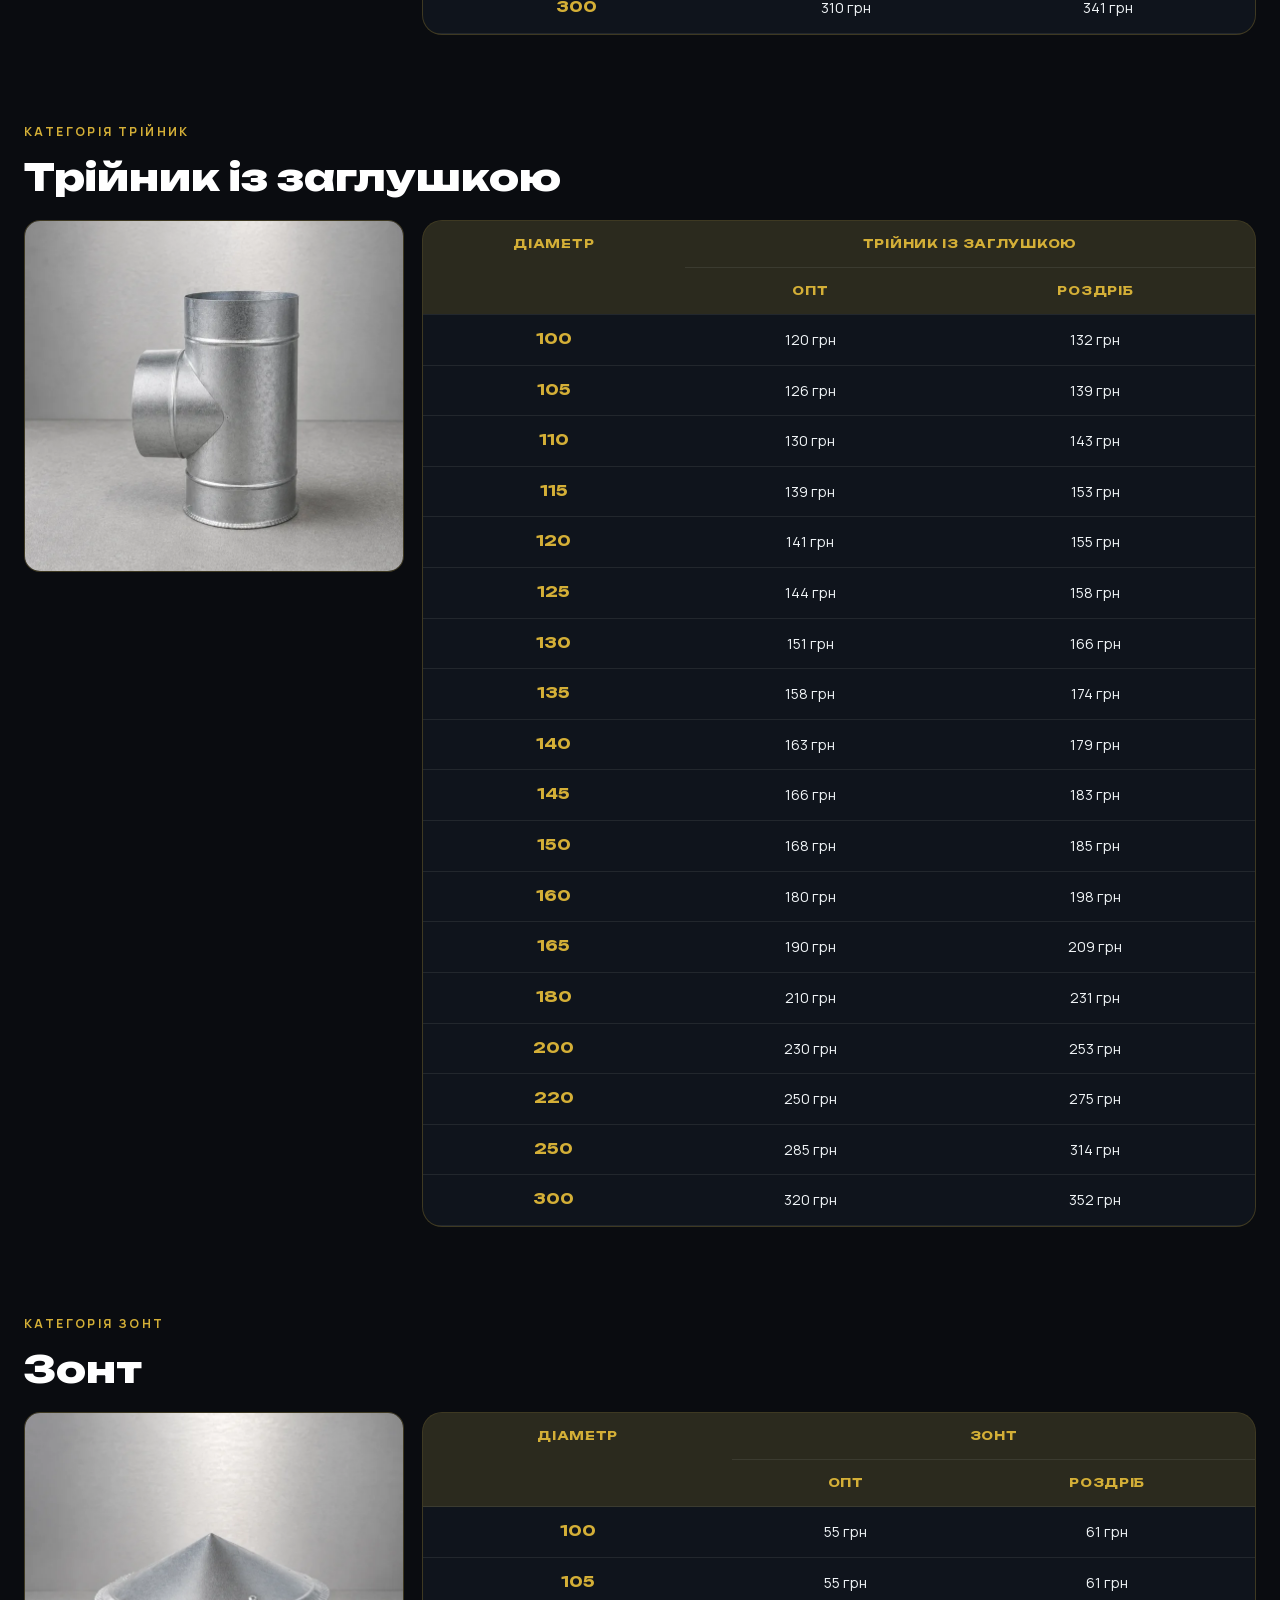
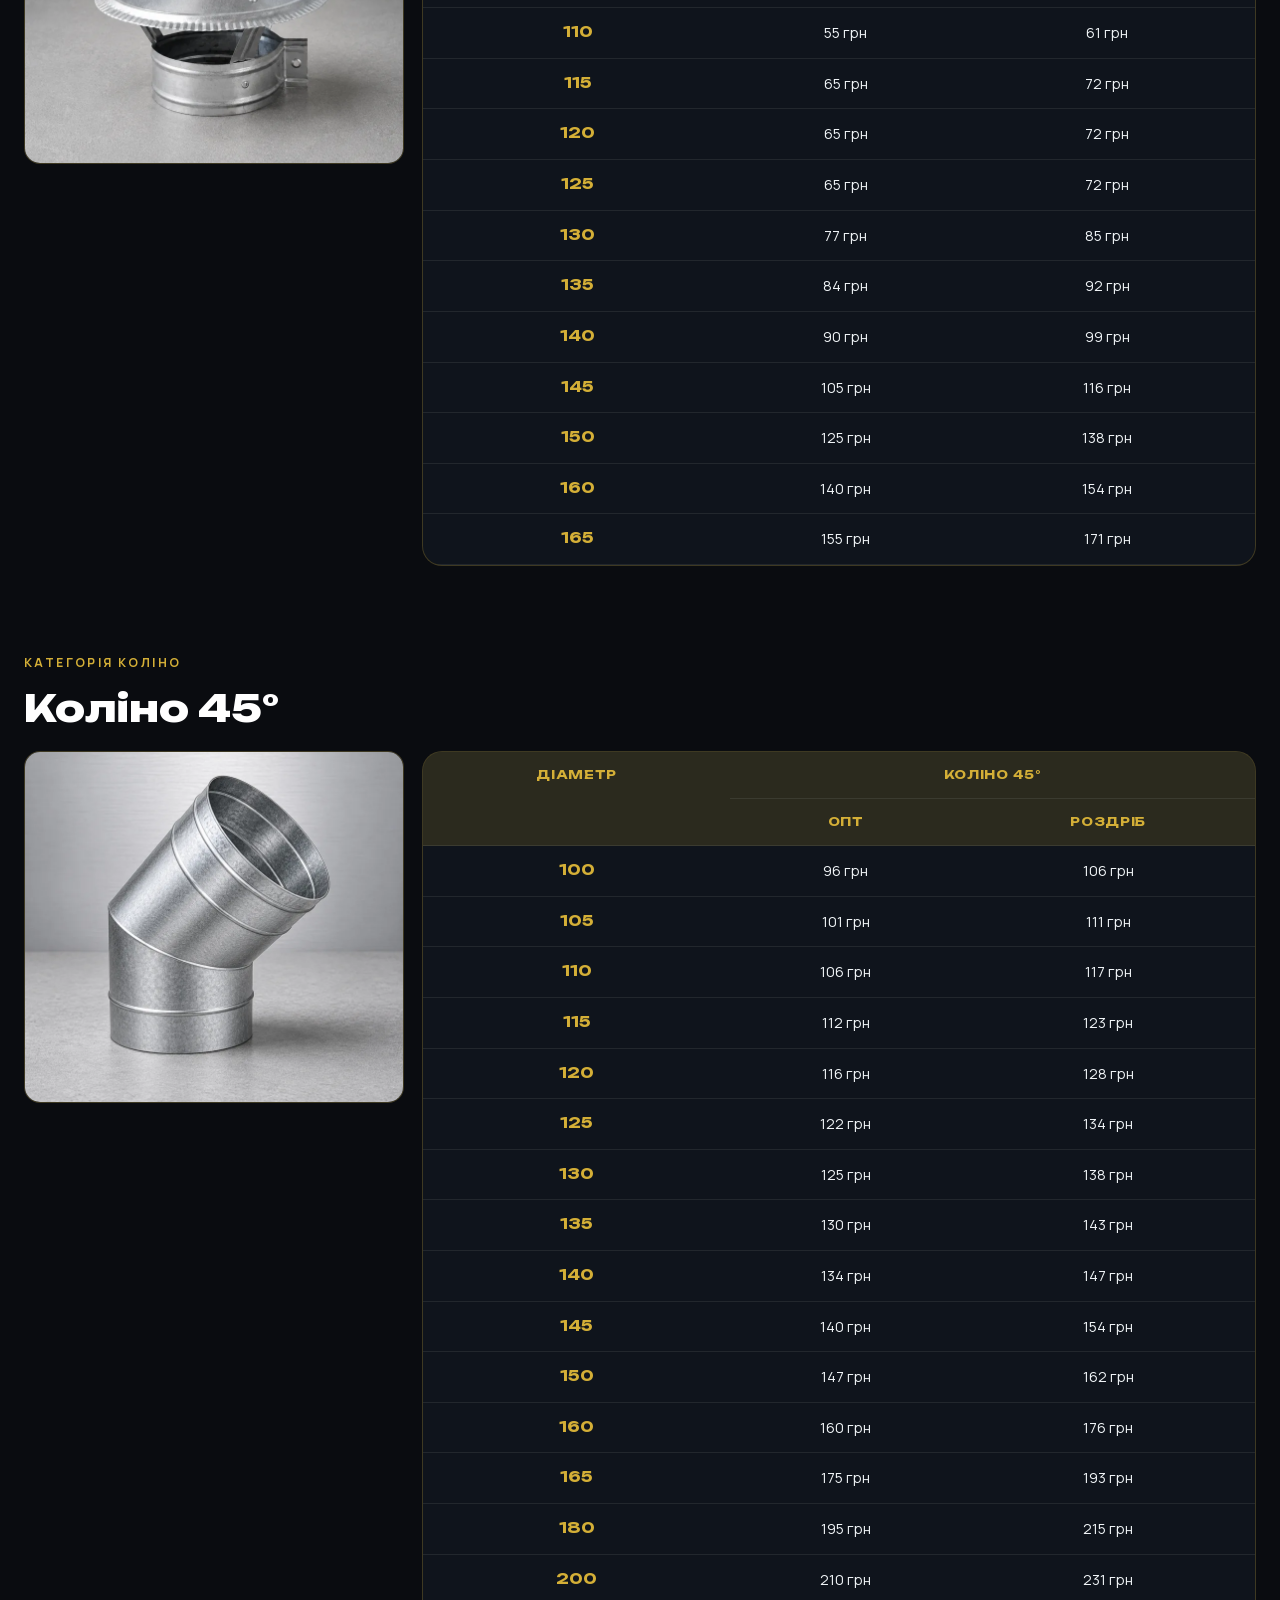
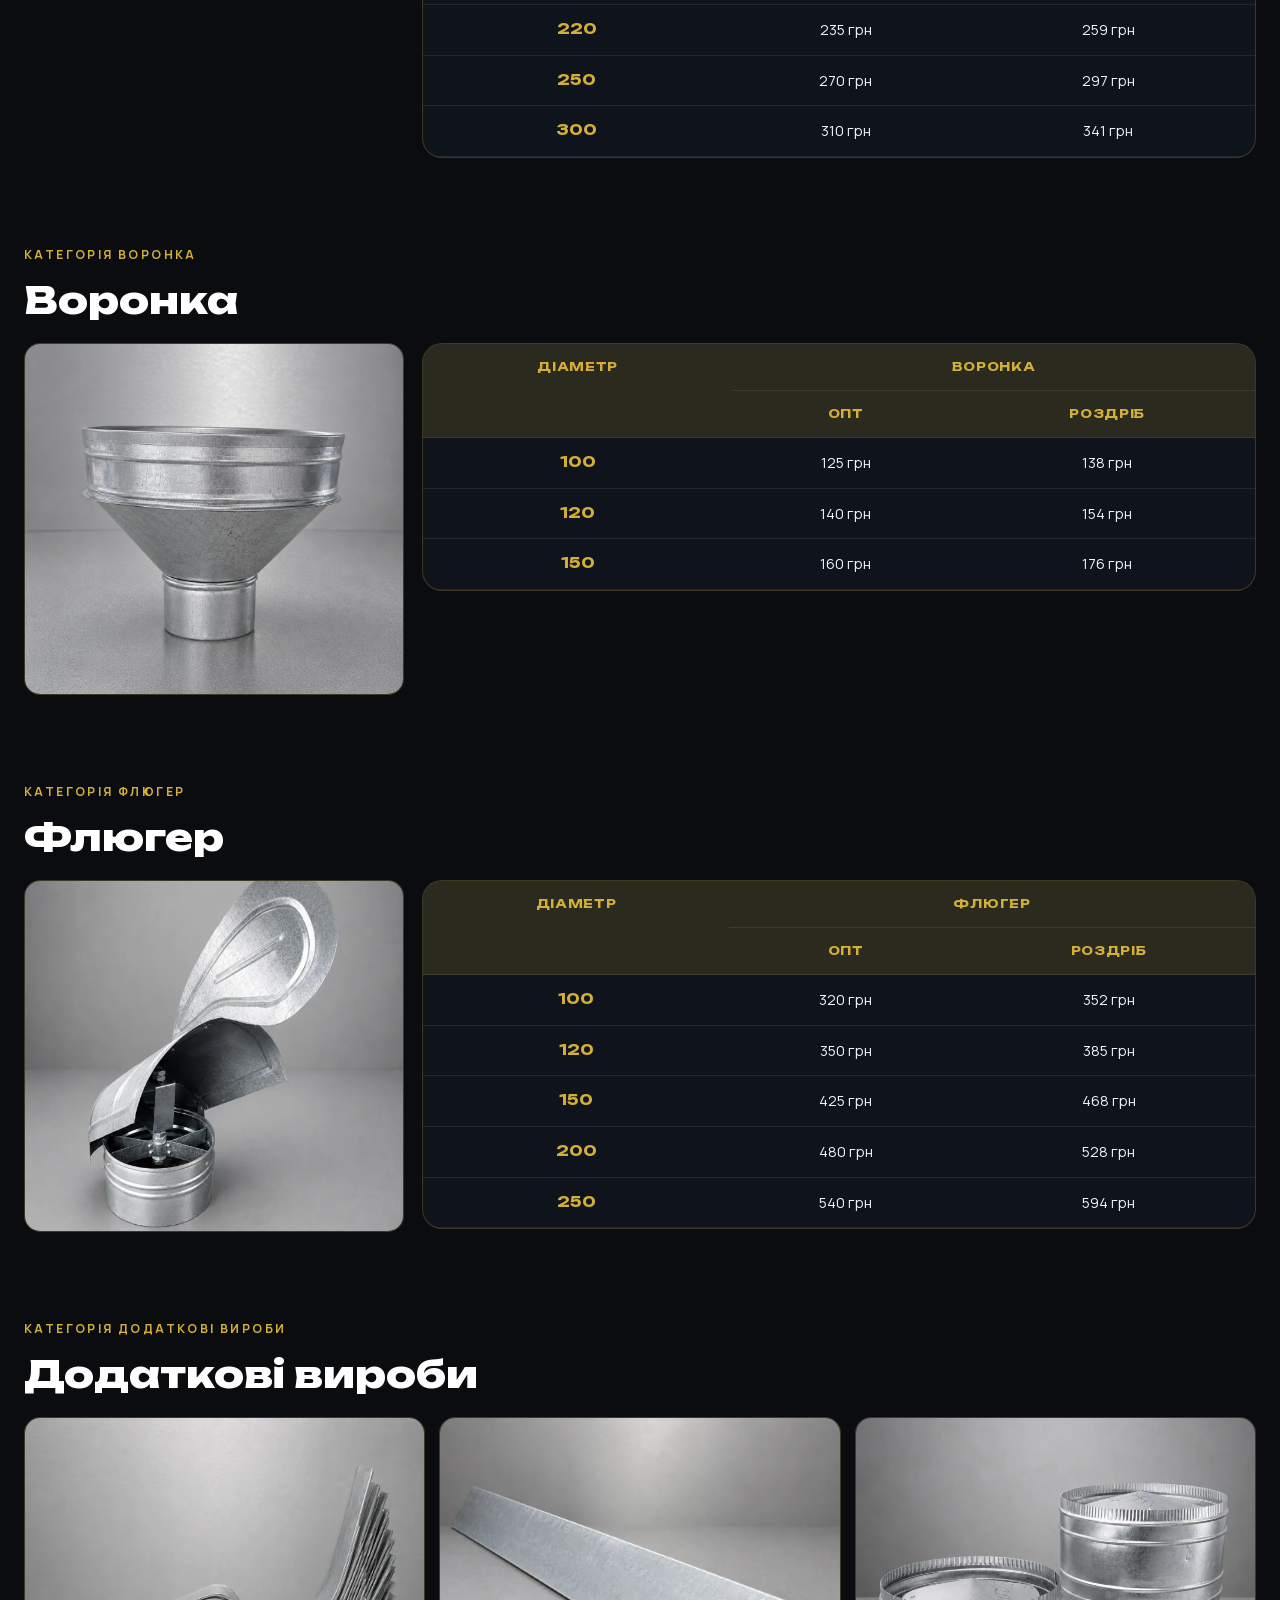
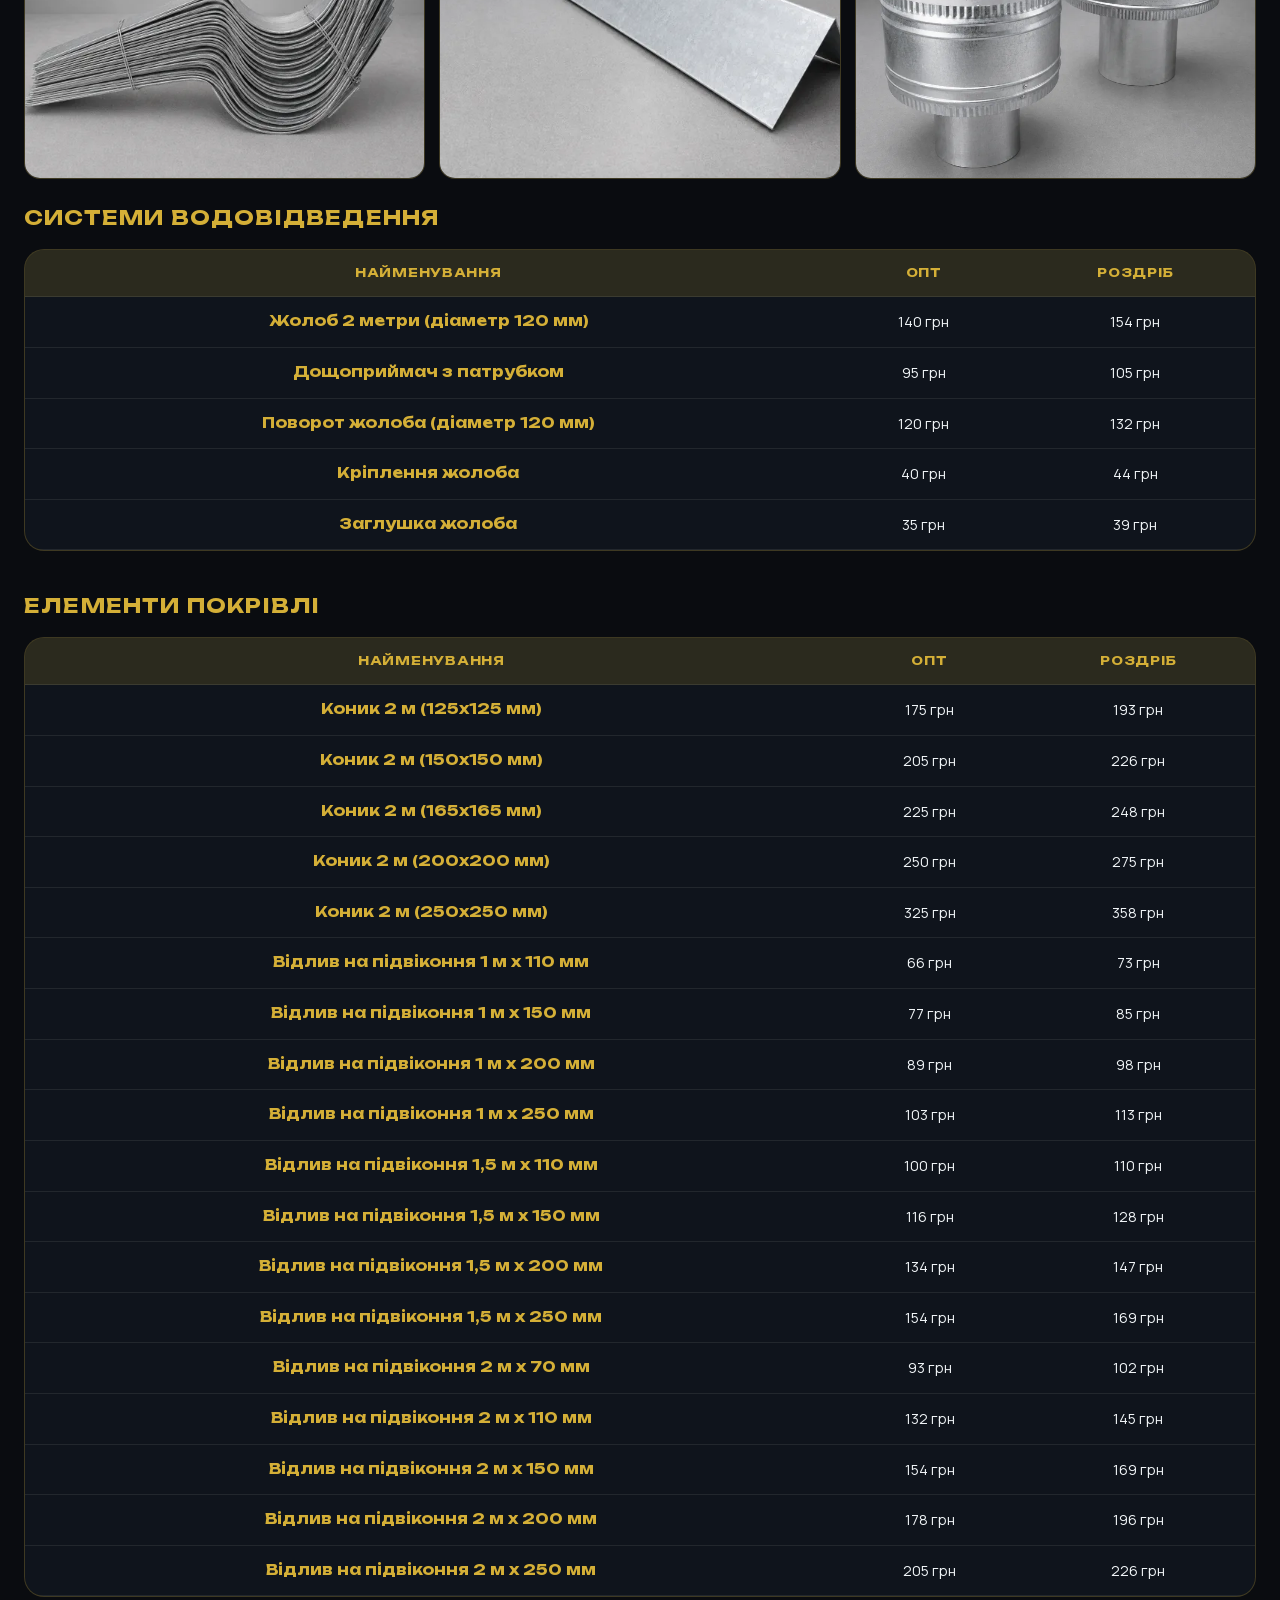
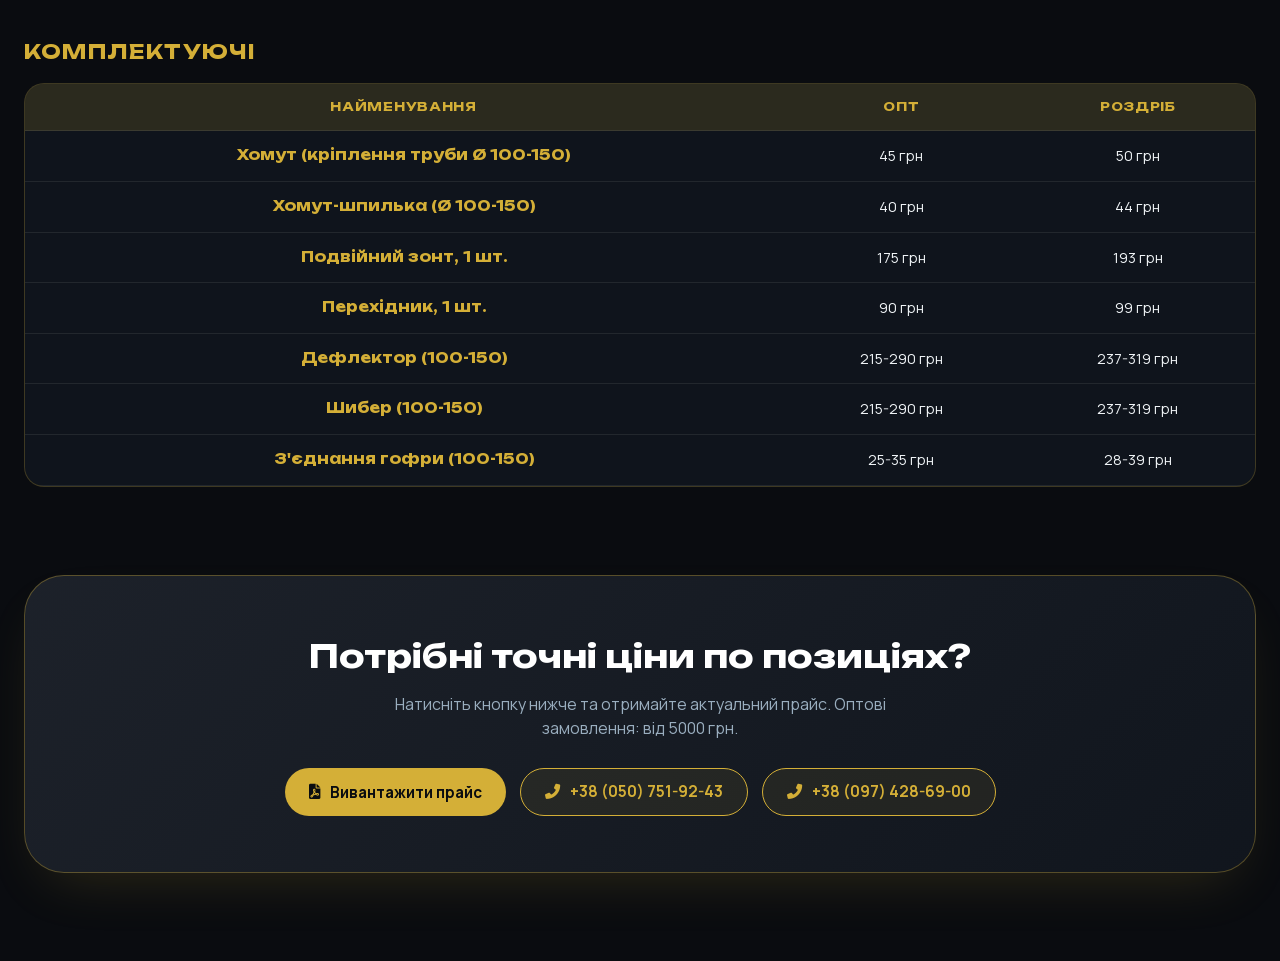
<file: catalog.html>
<!DOCTYPE html>
<html lang="uk">

<head>
  <meta charset="UTF-8">
  <meta name="viewport" content="width=device-width, initial-scale=1.0, viewport-fit=cover">
  <!-- Google tag (gtag.js) -->
  <script async src="https://www.googletagmanager.com/gtag/js?id=AW-18337912365"></script>
  <script>
    window.dataLayer = window.dataLayer || [];
    function gtag(){dataLayer.push(arguments);}
    gtag('js', new Date());

    gtag('config', 'AW-18337912365');
  </script>
  <style>html,body{background:#0A0C10;color:#EFF3F6}</style>
  <title>Каталог жестяних виробів | ВодоВітроДим</title>
  <meta name="description"
    content="Каталог продукції ВодоВітроДим: труби та елементи за діаметром, додаткові вироби, оцинковка від 0,42 мм, опт від 5000 грн.">
  <meta name="robots" content="index, follow, max-image-preview:large, max-snippet:-1, max-video-preview:-1">
  <meta name="googlebot" content="index, follow">
  <meta name="theme-color" content="#0A0C10">
  <link rel="canonical" href="https://vodovitrodym.com.ua/catalog.html">
  <meta property="og:type" content="website">
  <meta property="og:locale" content="uk_UA">
  <meta property="og:site_name" content="ВодоВітроДим">
  <meta property="og:url" content="https://vodovitrodym.com.ua/catalog.html">
  <meta property="og:title" content="Каталог жестяних виробів | ВодоВітроДим">
  <meta property="og:description"
    content="Каталог продукції ВодоВітроДим: труби, повітроводи, димоходи, водовідведення, покрівельні елементи. Харків.">
  <meta property="og:image" content="https://vodovitrodym.com.ua/favicon.png">
  <meta name="twitter:card" content="summary">
  <meta name="twitter:title" content="Каталог жестяних виробів | ВодоВітроДим">
  <meta name="twitter:description"
    content="Каталог продукції ВодоВітроДим: труби, повітроводи, димоходи, водовідведення. Харків.">
  <link rel="icon" href="/favicon.png" sizes="any">
  <link rel="apple-touch-icon" href="/apple-touch-icon.png" sizes="180x180">
  <link rel="manifest" href="/site.webmanifest">
  <link rel="stylesheet" href="critical.min.css?v=20260610-3">
  <link rel="preload" href="webfonts/manrope-600-cyrillic.woff2" as="font" type="font/woff2" crossorigin>
  <link rel="preload" href="webfonts/unbounded-700-cyrillic.woff2" as="font" type="font/woff2" crossorigin>
  <link rel="stylesheet" href="styles.min.css?v=20260610-3" media="print" onload="this.media='all'">
  <link rel="stylesheet" href="catalog.min.css?v=20260610-3" media="print" onload="this.media='all'">
  <link rel="stylesheet" href="fonts.min.css?v=20260610-3" media="print" onload="this.media='all'">
  <link rel="stylesheet" href="icons.min.css?v=20260610-3" media="print" onload="this.media='all'">
  <noscript>
    <link rel="stylesheet" href="fonts.min.css?v=20260610-3">
    <link rel="stylesheet" href="icons.min.css?v=20260610-3">
    <link rel="stylesheet" href="styles.min.css?v=20260610-3">
    <link rel="stylesheet" href="catalog.min.css?v=20260610-3">
  </noscript>
</head>

<body class="catalog-page">
  <div class="orb orb-1" aria-hidden="true"></div>
  <div class="orb orb-2" aria-hidden="true"></div>
  <div class="orb orb-3" aria-hidden="true"></div>

  <header class="site-header is-scrolled" id="siteHeader">
    <div class="container header-inner">
      <a href="/" class="logo" aria-label="ВодоВітроДим — на головну">
        <span class="logo__name">ВодоВітроДим</span>
        <p>оцинковані вироби · Харків</p>
      </a>
      <nav aria-label="Головна навігація">
        <ul class="nav-desktop">
          <li><a href="/#aboutSection">Про нас</a></li>
          <li><a href="/#topSection">Продукція</a></li>
          <li><a href="catalog.html" aria-current="page">Каталог</a></li>
          <li><a href="/#contacts">Контакти</a></li>
        </ul>
      </nav>
      <div class="header-actions">
        <a href="/" class="btn btn-outline btn-sm"><i class="fas fa-arrow-left"></i> На головну</a>
      </div>
    </div>
  </header>

  <main class="page-main">
    <div class="container">
      <section class="section section--from-left visible catalog-hero" aria-labelledby="catalog-heading">
        <div class="catalog-hero__content">
       
          <h1 class="hero-title" id="catalog-heading">Каталог продукції<br><span class="hero-accent">усі категорії та
              ціни</span></h1>
          <p class="hero-lead">У каталозі зібрані основні категорії продукції ВодоВітроДим з актуальними цінами.<br>
            Матеріал: оцинковка від 0,42 мм.</p>
          <ul class="hero-bullets">
            <li>Зручна структура за категоріями для швидкого перегляду</li>
            <li>Оптові умови: замовлення від 5000 грн</li>
          </ul>
          <div class="hero-cta">
            <button type="button" class="btn btn-gold download-price"><i class="fas fa-file-pdf"></i> Завантажити
              прайс</button>
            <a href="/#ctaSection" class="btn btn-ghost"><i class="fas fa-phone-alt"></i> Уточнити
              замовлення</a>
          </div>
        </div>
      </section>

      <div class="catalog-category-group" id="povitrovody">
        <span id="dimokhody" class="catalog-anchor" aria-hidden="true"></span>
        <section class="section visible" aria-labelledby="pipe-table-heading">
          <div class="section-label">КАТЕГОРІЯ ТРУБИ</div>
          <h2 class="section-heading" id="pipe-table-heading">Діаметр · Труба 1 м · 0,5 м · 0,25 м</h2>
          <div class="catalog-photo-grid catalog-photo-grid--narrow" aria-label="Фото категорії труби">
            <figure class="catalog-photo-card catalog-photo-card--single">
              <picture>
                <source type="image/webp" srcset="images/00-760.webp">
                <img src="images/00-760.webp" alt="Фото категорії труби" loading="lazy" width="480" height="320">
              </picture>
            </figure>
          </div>
          <div class="catalog-table-wrap">
            <table class="catalog-table">
              <thead>
                <tr>
                  <th rowspan="2">Діаметр</th>
                  <th colspan="2">Труба 1 м</th>
                  <th colspan="2">Труба 0,5 м</th>
                  <th colspan="2">Труба 0,25 м</th>
                </tr>
                <tr>
                  <th>Опт</th>
                  <th>Роздріб</th>
                  <th>Опт</th>
                  <th>Роздріб</th>
                  <th>Опт</th>
                  <th>Роздріб</th>
                </tr>
              </thead>
              <tbody>
                <tr>
                  <td>100</td>
                  <td>129 грн</td>
                  <td>142 грн</td>
                  <td>70 грн</td>
                  <td>77 грн</td>
                  <td>39 грн</td>
                  <td>43 грн</td>
                </tr>
                <tr>
                  <td>105</td>
                  <td>134 грн</td>
                  <td>147 грн</td>
                  <td>74 грн</td>
                  <td>81 грн</td>
                  <td>39 грн</td>
                  <td>43 грн</td>
                </tr>
                <tr>
                  <td>110</td>
                  <td>139 грн</td>
                  <td>153 грн</td>
                  <td>77 грн</td>
                  <td>85 грн</td>
                  <td>42 грн</td>
                  <td>46 грн</td>
                </tr>
                <tr>
                  <td>115</td>
                  <td>146 грн</td>
                  <td>161 грн</td>
                  <td>80 грн</td>
                  <td>88 грн</td>
                  <td>42 грн</td>
                  <td>46 грн</td>
                </tr>
                <tr>
                  <td>120</td>
                  <td>149 грн</td>
                  <td>164 грн</td>
                  <td>81 грн</td>
                  <td>89 грн</td>
                  <td>45 грн</td>
                  <td>50 грн</td>
                </tr>
                <tr>
                  <td>125</td>
                  <td>151 грн</td>
                  <td>166 грн</td>
                  <td>83 грн</td>
                  <td>91 грн</td>
                  <td>45 грн</td>
                  <td>50 грн</td>
                </tr>
                <tr>
                  <td>130</td>
                  <td>158 грн</td>
                  <td>174 грн</td>
                  <td>87 грн</td>
                  <td>96 грн</td>
                  <td>46 грн</td>
                  <td>51 грн</td>
                </tr>
                <tr>
                  <td>135</td>
                  <td>165 грн</td>
                  <td>182 грн</td>
                  <td>91 грн</td>
                  <td>100 грн</td>
                  <td>46 грн</td>
                  <td>51 грн</td>
                </tr>
                <tr>
                  <td>140</td>
                  <td>171 грн</td>
                  <td>188 грн</td>
                  <td>94 грн</td>
                  <td>103 грн</td>
                  <td>48 грн</td>
                  <td>53 грн</td>
                </tr>
                <tr>
                  <td>145</td>
                  <td>174 грн</td>
                  <td>191 грн</td>
                  <td>95 грн</td>
                  <td>105 грн</td>
                  <td>48 грн</td>
                  <td>53 грн</td>
                </tr>
                <tr>
                  <td>150</td>
                  <td>175 грн</td>
                  <td>193 грн</td>
                  <td>97 грн</td>
                  <td>107 грн</td>
                  <td>49 грн</td>
                  <td>54 грн</td>
                </tr>
                <tr>
                  <td>160</td>
                  <td>189 грн</td>
                  <td>208 грн</td>
                  <td>102 грн</td>
                  <td>112 грн</td>
                  <td>-</td>
                  <td>-</td>
                </tr>
                <tr>
                  <td>165</td>
                  <td>200 грн</td>
                  <td>220 грн</td>
                  <td>108 грн</td>
                  <td>119 грн</td>
                  <td>-</td>
                  <td>-</td>
                </tr>
                <tr>
                  <td>180</td>
                  <td>220 грн</td>
                  <td>242 грн</td>
                  <td>122 грн</td>
                  <td>134 грн</td>
                  <td>-</td>
                  <td>-</td>
                </tr>
                <tr>
                  <td>200</td>
                  <td>240 грн</td>
                  <td>264 грн</td>
                  <td>131 грн</td>
                  <td>144 грн</td>
                  <td>-</td>
                  <td>-</td>
                </tr>
                <tr>
                  <td>220</td>
                  <td>260 грн</td>
                  <td>286 грн</td>
                  <td>145 грн</td>
                  <td>160 грн</td>
                  <td>-</td>
                  <td>-</td>
                </tr>
                <tr>
                  <td>250</td>
                  <td>300 грн</td>
                  <td>330 грн</td>
                  <td>162 грн</td>
                  <td>178 грн</td>
                  <td>-</td>
                  <td>-</td>
                </tr>
                <tr>
                  <td>300</td>
                  <td>335 грн</td>
                  <td>369 грн</td>
                  <td>180 грн</td>
                  <td>198 грн</td>
                  <td>-</td>
                  <td>-</td>
                </tr>
              </tbody>
            </table>
          </div>
        </section>

        <section class="section visible" aria-labelledby="otvod-heading">
          <div class="section-label">КАТЕГОРІЯ ВІДВІД</div>
          <h2 class="section-heading" id="otvod-heading">Відвід 90°</h2>
          <div class="catalog-split">
            <figure class="catalog-photo-card catalog-photo-card--single">
              <picture>
                <source type="image/webp" srcset="images/11-760.webp">
                <img src="images/11-760.webp" alt="Фото відводу 90 градусів" loading="lazy" width="480" height="320">
              </picture>

            </figure>

            <div class="catalog-table-wrap">
              <table class="catalog-table catalog-table--compact">
                <thead>
                  <tr>
                    <th rowspan="2">Діаметр</th>
                    <th colspan="2">Відвід 90°</th>
                  </tr>
                  <tr>
                    <th>Опт</th>
                    <th>Роздріб</th>
                  </tr>
                </thead>
                <tbody>
                  <tr>
                    <td>100</td>
                    <td>96 грн</td>
                    <td>106 грн</td>
                  </tr>
                  <tr>
                    <td>105</td>
                    <td>101 грн</td>
                    <td>111 грн</td>
                  </tr>
                  <tr>
                    <td>110</td>
                    <td>106 грн</td>
                    <td>117 грн</td>
                  </tr>
                  <tr>
                    <td>115</td>
                    <td>112 грн</td>
                    <td>123 грн</td>
                  </tr>
                  <tr>
                    <td>120</td>
                    <td>116 грн</td>
                    <td>128 грн</td>
                  </tr>
                  <tr>
                    <td>125</td>
                    <td>122 грн</td>
                    <td>134 грн</td>
                  </tr>
                  <tr>
                    <td>130</td>
                    <td>125 грн</td>
                    <td>138 грн</td>
                  </tr>
                  <tr>
                    <td>135</td>
                    <td>130 грн</td>
                    <td>143 грн</td>
                  </tr>
                  <tr>
                    <td>140</td>
                    <td>134 грн</td>
                    <td>147 грн</td>
                  </tr>
                  <tr>
                    <td>145</td>
                    <td>140 грн</td>
                    <td>154 грн</td>
                  </tr>
                  <tr>
                    <td>150</td>
                    <td>147 грн</td>
                    <td>162 грн</td>
                  </tr>
                  <tr>
                    <td>160</td>
                    <td>160 грн</td>
                    <td>176 грн</td>
                  </tr>
                  <tr>
                    <td>165</td>
                    <td>175 грн</td>
                    <td>193 грн</td>
                  </tr>
                  <tr>
                    <td>180</td>
                    <td>195 грн</td>
                    <td>215 грн</td>
                  </tr>
                  <tr>
                    <td>200</td>
                    <td>210 грн</td>
                    <td>231 грн</td>
                  </tr>
                  <tr>
                    <td>220</td>
                    <td>235 грн</td>
                    <td>259 грн</td>
                  </tr>
                  <tr>
                    <td>250</td>
                    <td>270 грн</td>
                    <td>297 грн</td>
                  </tr>
                  <tr>
                    <td>300</td>
                    <td>310 грн</td>
                    <td>341 грн</td>
                  </tr>
                </tbody>
              </table>
            </div>
          </div>
        </section>

        <section class="section visible" aria-labelledby="troynyk-heading">
          <div class="section-label">КАТЕГОРІЯ ТРІЙНИК</div>
          <h2 class="section-heading" id="troynyk-heading">Трійник із заглушкою</h2>
          <div class="catalog-split">
            <figure class="catalog-photo-card catalog-photo-card--single">
              <picture>
                <source type="image/webp" srcset="images/22-760.webp">
                <img src="images/22-760.webp" alt="Фото трійника з заглушкою" loading="lazy" width="480" height="320">
              </picture>
            </figure>

            <div class="catalog-table-wrap">
              <table class="catalog-table catalog-table--compact">
                <thead>
                  <tr>
                    <th rowspan="2">Діаметр</th>
                    <th colspan="2">Трійник із заглушкою</th>
                  </tr>
                  <tr>
                    <th>Опт</th>
                    <th>Роздріб</th>
                  </tr>
                </thead>
                <tbody>
                  <tr>
                    <td>100</td>
                    <td>120 грн</td>
                    <td>132 грн</td>
                  </tr>
                  <tr>
                    <td>105</td>
                    <td>126 грн</td>
                    <td>139 грн</td>
                  </tr>
                  <tr>
                    <td>110</td>
                    <td>130 грн</td>
                    <td>143 грн</td>
                  </tr>
                  <tr>
                    <td>115</td>
                    <td>139 грн</td>
                    <td>153 грн</td>
                  </tr>
                  <tr>
                    <td>120</td>
                    <td>141 грн</td>
                    <td>155 грн</td>
                  </tr>
                  <tr>
                    <td>125</td>
                    <td>144 грн</td>
                    <td>158 грн</td>
                  </tr>
                  <tr>
                    <td>130</td>
                    <td>151 грн</td>
                    <td>166 грн</td>
                  </tr>
                  <tr>
                    <td>135</td>
                    <td>158 грн</td>
                    <td>174 грн</td>
                  </tr>
                  <tr>
                    <td>140</td>
                    <td>163 грн</td>
                    <td>179 грн</td>
                  </tr>
                  <tr>
                    <td>145</td>
                    <td>166 грн</td>
                    <td>183 грн</td>
                  </tr>
                  <tr>
                    <td>150</td>
                    <td>168 грн</td>
                    <td>185 грн</td>
                  </tr>
                  <tr>
                    <td>160</td>
                    <td>180 грн</td>
                    <td>198 грн</td>
                  </tr>
                  <tr>
                    <td>165</td>
                    <td>190 грн</td>
                    <td>209 грн</td>
                  </tr>
                  <tr>
                    <td>180</td>
                    <td>210 грн</td>
                    <td>231 грн</td>
                  </tr>
                  <tr>
                    <td>200</td>
                    <td>230 грн</td>
                    <td>253 грн</td>
                  </tr>
                  <tr>
                    <td>220</td>
                    <td>250 грн</td>
                    <td>275 грн</td>
                  </tr>
                  <tr>
                    <td>250</td>
                    <td>285 грн</td>
                    <td>314 грн</td>
                  </tr>
                  <tr>
                    <td>300</td>
                    <td>320 грн</td>
                    <td>352 грн</td>
                  </tr>
                </tbody>
              </table>
            </div>
          </div>
        </section>

        <section class="section visible" aria-labelledby="zont-heading">
          <div class="section-label">КАТЕГОРІЯ ЗОНТ</div>
          <h2 class="section-heading" id="zont-heading">Зонт</h2>
          <div class="catalog-split">
            <figure class="catalog-photo-card catalog-photo-card--single">
              <picture>
                <source type="image/webp" srcset="images/33-760.webp">
                <img src="images/33-760.webp" alt="Фото зонта" loading="lazy" width="480" height="320">
              </picture>
            </figure>

            <div class="catalog-table-wrap">
              <table class="catalog-table catalog-table--compact">
                <thead>
                  <tr>
                    <th rowspan="2">Діаметр</th>
                    <th colspan="2">Зонт</th>
                  </tr>
                  <tr>
                    <th>Опт</th>
                    <th>Роздріб</th>
                  </tr>
                </thead>
                <tbody>
                  <tr>
                    <td>100</td>
                    <td>55 грн</td>
                    <td>61 грн</td>
                  </tr>
                  <tr>
                    <td>105</td>
                    <td>55 грн</td>
                    <td>61 грн</td>
                  </tr>
                  <tr>
                    <td>110</td>
                    <td>55 грн</td>
                    <td>61 грн</td>
                  </tr>
                  <tr>
                    <td>115</td>
                    <td>65 грн</td>
                    <td>72 грн</td>
                  </tr>
                  <tr>
                    <td>120</td>
                    <td>65 грн</td>
                    <td>72 грн</td>
                  </tr>
                  <tr>
                    <td>125</td>
                    <td>65 грн</td>
                    <td>72 грн</td>
                  </tr>
                  <tr>
                    <td>130</td>
                    <td>77 грн</td>
                    <td>85 грн</td>
                  </tr>
                  <tr>
                    <td>135</td>
                    <td>84 грн</td>
                    <td>92 грн</td>
                  </tr>
                  <tr>
                    <td>140</td>
                    <td>90 грн</td>
                    <td>99 грн</td>
                  </tr>
                  <tr>
                    <td>145</td>
                    <td>105 грн</td>
                    <td>116 грн</td>
                  </tr>
                  <tr>
                    <td>150</td>
                    <td>125 грн</td>
                    <td>138 грн</td>
                  </tr>
                  <tr>
                    <td>160</td>
                    <td>140 грн</td>
                    <td>154 грн</td>
                  </tr>
                  <tr>
                    <td>165</td>
                    <td>155 грн</td>
                    <td>171 грн</td>
                  </tr>
                </tbody>
              </table>
            </div>
          </div>
        </section>

        <section class="section visible" aria-labelledby="kolino-heading">
          <div class="section-label">КАТЕГОРІЯ КОЛІНО</div>
          <h2 class="section-heading" id="kolino-heading">Коліно 45°</h2>
          <div class="catalog-split">
            <figure class="catalog-photo-card catalog-photo-card--single">
              <picture>
                <source type="image/webp" srcset="images/44-760.webp">
                <img src="images/44-760.webp" alt="Фото коліна 45 градусів" loading="lazy" width="480" height="320">
              </picture>
            </figure>

            <div class="catalog-table-wrap">
              <table class="catalog-table catalog-table--compact">
                <thead>
                  <tr>
                    <th rowspan="2">Діаметр</th>
                    <th colspan="2">Коліно 45°</th>
                  </tr>
                  <tr>
                    <th>Опт</th>
                    <th>Роздріб</th>
                  </tr>
                </thead>
                <tbody>
                  <tr>
                    <td>100</td>
                    <td>96 грн</td>
                    <td>106 грн</td>
                  </tr>
                  <tr>
                    <td>105</td>
                    <td>101 грн</td>
                    <td>111 грн</td>
                  </tr>
                  <tr>
                    <td>110</td>
                    <td>106 грн</td>
                    <td>117 грн</td>
                  </tr>
                  <tr>
                    <td>115</td>
                    <td>112 грн</td>
                    <td>123 грн</td>
                  </tr>
                  <tr>
                    <td>120</td>
                    <td>116 грн</td>
                    <td>128 грн</td>
                  </tr>
                  <tr>
                    <td>125</td>
                    <td>122 грн</td>
                    <td>134 грн</td>
                  </tr>
                  <tr>
                    <td>130</td>
                    <td>125 грн</td>
                    <td>138 грн</td>
                  </tr>
                  <tr>
                    <td>135</td>
                    <td>130 грн</td>
                    <td>143 грн</td>
                  </tr>
                  <tr>
                    <td>140</td>
                    <td>134 грн</td>
                    <td>147 грн</td>
                  </tr>
                  <tr>
                    <td>145</td>
                    <td>140 грн</td>
                    <td>154 грн</td>
                  </tr>
                  <tr>
                    <td>150</td>
                    <td>147 грн</td>
                    <td>162 грн</td>
                  </tr>
                  <tr>
                    <td>160</td>
                    <td>160 грн</td>
                    <td>176 грн</td>
                  </tr>
                  <tr>
                    <td>165</td>
                    <td>175 грн</td>
                    <td>193 грн</td>
                  </tr>
                  <tr>
                    <td>180</td>
                    <td>195 грн</td>
                    <td>215 грн</td>
                  </tr>
                  <tr>
                    <td>200</td>
                    <td>210 грн</td>
                    <td>231 грн</td>
                  </tr>
                  <tr>
                    <td>220</td>
                    <td>235 грн</td>
                    <td>259 грн</td>
                  </tr>
                  <tr>
                    <td>250</td>
                    <td>270 грн</td>
                    <td>297 грн</td>
                  </tr>
                  <tr>
                    <td>300</td>
                    <td>310 грн</td>
                    <td>341 грн</td>
                  </tr>
                </tbody>
              </table>
            </div>
          </div>
        </section>

        <section class="section visible" aria-labelledby="voronka-heading">
          <div class="section-label">КАТЕГОРІЯ ВОРОНКА</div>
          <h2 class="section-heading" id="voronka-heading">Воронка</h2>
          <div class="catalog-split">
            <figure class="catalog-photo-card catalog-photo-card--single">
              <picture>
                <source type="image/webp" srcset="images/voronka-760.webp">
                <img src="images/voronka-760.webp" alt="Фото воронки" loading="lazy" width="480" height="320">
              </picture>
            </figure>

            <div class="catalog-table-wrap">
              <table class="catalog-table catalog-table--compact">
                <thead>
                  <tr>
                    <th rowspan="2">Діаметр</th>
                    <th colspan="2">Воронка</th>
                  </tr>
                  <tr>
                    <th>Опт</th>
                    <th>Роздріб</th>
                  </tr>
                </thead>
                <tbody>
                  <tr>
                    <td>100</td>
                    <td>125 грн</td>
                    <td>138 грн</td>
                  </tr>
                  <tr>
                    <td>120</td>
                    <td>140 грн</td>
                    <td>154 грн</td>
                  </tr>
                  <tr>
                    <td>150</td>
                    <td>160 грн</td>
                    <td>176 грн</td>
                  </tr>
                </tbody>
              </table>
            </div>
          </div>
        </section>

        <section class="section visible" aria-labelledby="flyuger-heading">
          <div class="section-label">КАТЕГОРІЯ ФЛЮГЕР</div>
          <h2 class="section-heading" id="flyuger-heading">Флюгер</h2>
          <div class="catalog-split">
            <figure class="catalog-photo-card catalog-photo-card--single">
              <picture>
                <source type="image/webp" srcset="images/110-640.webp">
                <img src="images/110-640.webp" alt="Фото флюгера" loading="lazy" width="480" height="320">
              </picture>
            </figure>

            <div class="catalog-table-wrap">
              <table class="catalog-table catalog-table--compact">
                <thead>
                  <tr>
                    <th rowspan="2">Діаметр</th>
                    <th colspan="2">Флюгер</th>
                  </tr>
                  <tr>
                    <th>Опт</th>
                    <th>Роздріб</th>
                  </tr>
                </thead>
                <tbody>
                  <tr>
                    <td>100</td>
                    <td>320 грн</td>
                    <td>352 грн</td>
                  </tr>
                  <tr>
                    <td>120</td>
                    <td>350 грн</td>
                    <td>385 грн</td>
                  </tr>
                  <tr>
                    <td>150</td>
                    <td>425 грн</td>
                    <td>468 грн</td>
                  </tr>
                  <tr>
                    <td>200</td>
                    <td>480 грн</td>
                    <td>528 грн</td>
                  </tr>
                  <tr>
                    <td>250</td>
                    <td>540 грн</td>
                    <td>594 грн</td>
                  </tr>
                </tbody>
              </table>
            </div>
          </div>
        </section>
      </div>

      <section class="section visible" aria-labelledby="extra-products-heading">
        <div class="section-label">КАТЕГОРІЯ ДОДАТКОВІ ВИРОБИ</div>
        <h2 class="section-heading" id="extra-products-heading">Додаткові вироби</h2>
        <div class="catalog-photo-grid catalog-photo-grid--three" aria-label="Фото додаткових виробів">
          <figure class="catalog-photo-card">
            <picture>
              <source type="image/webp" srcset="images/66-640.webp">
              <img src="images/66-640.webp" alt="Додаткові вироби фото 1" loading="lazy" width="320" height="220">
            </picture>
          </figure>
          <figure class="catalog-photo-card">
            <picture>
              <source type="image/webp" srcset="images/77-640.webp">
              <img src="images/77-640.webp" alt="Додаткові вироби фото 2" loading="lazy" width="320" height="220">
            </picture>
          </figure>
          <figure class="catalog-photo-card">
            <picture>
              <source type="image/webp" srcset="images/99-760.webp">
              <img src="images/99-760.webp" alt="Додаткові вироби фото 3" loading="lazy" width="320" height="220">
            </picture>
          </figure>
        </div>
        <h3 class="catalog-subheading" id="vodovidvedennya">Системи водовідведення</h3>
        <div class="catalog-table-wrap">
          <table class="catalog-table">
            <thead>
              <tr>
                <th>Найменування</th>
                <th>Опт</th>
                <th>Роздріб</th>
              </tr>
            </thead>
            <tbody>
              <tr>
                <td>Жолоб 2 метри (діаметр 120 мм)</td>
                <td>140 грн</td>
                <td>154 грн</td>
              </tr>
              <tr>
                <td>Дощоприймач з патрубком</td>
                <td>95 грн</td>
                <td>105 грн</td>
              </tr>
              <tr>
                <td>Поворот жолоба (діаметр 120 мм)</td>
                <td>120 грн</td>
                <td>132 грн</td>
              </tr>
              <tr>
                <td>Кріплення жолоба</td>
                <td>40 грн</td>
                <td>44 грн</td>
              </tr>
              <tr>
                <td>Заглушка жолоба</td>
                <td>35 грн</td>
                <td>39 грн</td>
              </tr>
            </tbody>
          </table>
        </div>

        <h3 class="catalog-subheading catalog-subheading--spaced" id="pokrivlya">Елементи покрівлі</h3>
        <div class="catalog-table-wrap">
          <table class="catalog-table">
            <thead>
              <tr>
                <th>Найменування</th>
                <th>Опт</th>
                <th>Роздріб</th>
              </tr>
            </thead>
            <tbody>
              <tr>
                <td>Коник 2 м (125x125 мм)</td>
                <td>175 грн</td>
                <td>193 грн</td>
              </tr>
              <tr>
                <td>Коник 2 м (150x150 мм)</td>
                <td>205 грн</td>
                <td>226 грн</td>
              </tr>
              <tr>
                <td>Коник 2 м (165x165 мм)</td>
                <td>225 грн</td>
                <td>248 грн</td>
              </tr>
              <tr>
                <td>Коник 2 м (200x200 мм)</td>
                <td>250 грн</td>
                <td>275 грн</td>
              </tr>
              <tr>
                <td>Коник 2 м (250x250 мм)</td>
                <td>325 грн</td>
                <td>358 грн</td>
              </tr>
              <tr>
                <td>Відлив на підвіконня 1 м x 110 мм</td>
                <td>66 грн</td>
                <td>73 грн</td>
              </tr>
              <tr>
                <td>Відлив на підвіконня 1 м x 150 мм</td>
                <td>77 грн</td>
                <td>85 грн</td>
              </tr>
              <tr>
                <td>Відлив на підвіконня 1 м x 200 мм</td>
                <td>89 грн</td>
                <td>98 грн</td>
              </tr>
              <tr>
                <td>Відлив на підвіконня 1 м x 250 мм</td>
                <td>103 грн</td>
                <td>113 грн</td>
              </tr>
              <tr>
                <td>Відлив на підвіконня 1,5 м x 110 мм</td>
                <td>100 грн</td>
                <td>110 грн</td>
              </tr>
              <tr>
                <td>Відлив на підвіконня 1,5 м x 150 мм</td>
                <td>116 грн</td>
                <td>128 грн</td>
              </tr>
              <tr>
                <td>Відлив на підвіконня 1,5 м x 200 мм</td>
                <td>134 грн</td>
                <td>147 грн</td>
              </tr>
              <tr>
                <td>Відлив на підвіконня 1,5 м x 250 мм</td>
                <td>154 грн</td>
                <td>169 грн</td>
              </tr>
              <tr>
                <td>Відлив на підвіконня 2 м x 70 мм</td>
                <td>93 грн</td>
                <td>102 грн</td>
              </tr>
              <tr>
                <td>Відлив на підвіконня 2 м x 110 мм</td>
                <td>132 грн</td>
                <td>145 грн</td>
              </tr>
              <tr>
                <td>Відлив на підвіконня 2 м x 150 мм</td>
                <td>154 грн</td>
                <td>169 грн</td>
              </tr>
              <tr>
                <td>Відлив на підвіконня 2 м x 200 мм</td>
                <td>178 грн</td>
                <td>196 грн</td>
              </tr>
              <tr>
                <td>Відлив на підвіконня 2 м x 250 мм</td>
                <td>205 грн</td>
                <td>226 грн</td>
              </tr>
            </tbody>
          </table>
        </div>

        <h3 class="catalog-subheading catalog-subheading--spaced">Комплектуючі</h3>
        <div class="catalog-table-wrap">
          <table class="catalog-table">
            <thead>
              <tr>
                <th>Найменування</th>
                <th>Опт</th>
                <th>Роздріб</th>
              </tr>
            </thead>
            <tbody>
              <tr>
                <td>Хомут (кріплення труби Ø 100-150)</td>
                <td>45 грн</td>
                <td>50 грн</td>
              </tr>
              <tr>
                <td>Хомут-шпилька (Ø 100-150)</td>
                <td>40 грн</td>
                <td>44 грн</td>
              </tr>
              <tr>
                <td>Подвійний зонт, 1 шт.</td>
                <td>175 грн</td>
                <td>193 грн</td>
              </tr>
              <tr>
                <td>Перехідник, 1 шт.</td>
                <td>90 грн</td>
                <td>99 грн</td>
              </tr>
              <tr>
                <td>Дефлектор (100-150)</td>
                <td>215-290 грн</td>
                <td>237-319 грн</td>
              </tr>
              <tr>
                <td>Шибер (100-150)</td>
                <td>215-290 грн</td>
                <td>237-319 грн</td>
              </tr>
              <tr>
                <td>З'єднання гофри (100-150)</td>
                <td>25-35 грн</td>
                <td>28-39 грн</td>
              </tr>
            </tbody>
          </table>
        </div>
      </section>

      <section class="section cta-section visible" aria-labelledby="catalog-cta-heading">
        <h2 id="catalog-cta-heading">Потрібні точні ціни по позиціях?</h2>
        <p>Натисніть кнопку нижче та отримайте актуальний прайс. Оптові замовлення: від 5000 грн.</p>
        <div class="cta-buttons">
          <button type="button" class="btn btn-gold download-price"><i class="fas fa-file-pdf"></i> Вивантажити
            прайс</button>
          <a href="tel:+380507519243" class="btn btn-outline"><i class="fas fa-phone-alt"></i> +38 (050) 751-92-43</a>
          <a href="tel:+380974286900" class="btn btn-outline"><i class="fas fa-phone-alt"></i> +38 (097) 428-69-00</a>
        </div>
      </section>
    </div>
  </main>

  <script src="analytics.min.js?v=20260610-3" defer></script>
  <script src="main.js?v=20260610-3" defer></script>
</body>

</html>
</file>
<file: critical.min.css>
:root{--bg:#0A0C10;--surface:rgba(17,22,30,0.88);--surface-2:rgba(30,35,44,0.75);--gold:#D4AF37;--gold-light:#EBCB5E;--text:#EFF3F6;--muted:#9aaebf;--header-h:72px;--header-real-h:var(--header-h);--header-gap:24px;--radius:24px;--font-display:"Unbounded","Manrope",system-ui,sans-serif;--font-body:"Manrope",system-ui,sans-serif;}*,*::before,*::after{box-sizing:border-box;margin:0;padding:0;}html{background:var(--bg);overflow-x:hidden;scroll-padding-top:calc(var(--header-h) + 16px);}body{background:var(--bg);color:var(--text);font-family:var(--font-body);line-height:1.5;overflow-x:hidden;padding-top:calc(var(--header-real-h) + var(--header-gap) + env(safe-area-inset-top));}.orb{position:fixed;border-radius:50%;filter:blur(80px);pointer-events:none;z-index:0;}.orb-1{width:420px;height:420px;top:-120px;right:-80px;background:rgba(212,175,55,0.14);}.orb-2{width:360px;height:360px;bottom:20%;left:-100px;background:rgba(80,140,220,0.12);}.orb-3{width:280px;height:280px;top:45%;right:10%;background:rgba(212,175,55,0.08);}img,picture{max-width:100%;}.container{width:100%;max-width:1280px;margin:0 auto;padding:0 24px;position:relative;z-index:2;}.site-header{position:fixed;top:0;left:0;right:0;z-index:100;height:var(--header-h);}.site-header.is-scrolled{background:rgba(10,12,16,0.82);backdrop-filter:blur(14px);-webkit-backdrop-filter:blur(14px);border-bottom:1px solid rgba(212,175,55,0.25);}.header-inner{height:var(--header-h);display:flex;align-items:center;justify-content:space-between;gap:20px;}.logo{text-decoration:none;color:inherit;}.logo__name{display:block;font-family:var(--font-display);font-size:1.15rem;font-weight:800;background:linear-gradient(135deg,#F5E7A3,var(--gold));-webkit-background-clip:text;background-clip:text;color:transparent;}.logo p{font-size:0.68rem;color:var(--muted);margin-top:2px;}.nav-desktop{display:flex;gap:28px;list-style:none;}.nav-desktop a{color:var(--muted);text-decoration:none;font-weight:600;}.btn{display:inline-flex;align-items:center;gap:10px;padding:12px 24px;border-radius:60px;font-weight:700;text-decoration:none;border:none;cursor:pointer;font-family:inherit;}.btn-gold{background:var(--gold);color:var(--bg);}.btn-outline{border:1.5px solid var(--gold);color:var(--gold);background:rgba(212,175,55,0.08);}.btn-ghost{border:1px solid rgba(255,255,255,0.2);color:var(--text);background:transparent;}.btn-sm{padding:10px 18px;font-size:0.85rem;}.page-main{padding-top:0;}.catalog-page .page-main{--header-gap:30px;}.hero{display:grid;grid-template-columns:1.05fr 0.95fr;gap:48px;align-items:center;}.hero.section,.section.visible,.trust-strip.section{opacity:1;transform:none;}.hero-title{font-family:var(--font-display);font-size:clamp(2rem,5vw,3.1rem);font-weight:800;line-height:1.15;color:#fff;}.hero-visual{position:relative;border-radius:32px;overflow:hidden;min-height:380px;}.hero-visual picture,.hero-visual img{display:block;width:100%;min-height:380px;object-fit:cover;}@media (max-width:900px){.hero{grid-template-columns:1fr;}.nav-desktop{display:none;}}
</file>
<file: styles.min.css>
::selection{background:#D4AF37;color:#0A0C10;}:root{--bg:#0A0C10;--surface:rgba(17,22,30,0.88);--surface-2:rgba(30,35,44,0.75);--gold:#D4AF37;--gold-light:#EBCB5E;--text:#EFF3F6;--muted:#9aaebf;--accent-blue:rgba(80,140,220,0.12);--header-h:72px;--header-real-h:var(--header-h);--header-gap:24px;--radius:24px;--font-display:'Unbounded','Manrope',sans-serif;--font-body:'Manrope',system-ui,sans-serif;}*{margin:0;padding:0;box-sizing:border-box;}html{scroll-behavior:smooth;scroll-padding-top:calc(var(--header-h) + 16px);overflow-x:hidden;overflow-x:clip;}body{background-color:var(--bg);font-family:var(--font-body);color:var(--text);overflow-x:hidden;overflow-x:clip;padding-top:calc(var(--header-real-h) + var(--header-gap) + env(safe-area-inset-top));line-height:1.5;-webkit-text-size-adjust:100%;}img,video,svg:not(.icon-svg){max-width:100%;}body::before{content:"";position:fixed;inset:0;background-image:repeating-linear-gradient(45deg,rgba(255,215,0,0.025) 0 2px,transparent 2px 10px),repeating-linear-gradient(135deg,rgba(200,180,100,0.02) 0 1px,transparent 1px 14px);pointer-events:none;z-index:0;}body::after{content:"";position:fixed;inset:0;opacity:0.04;pointer-events:none;z-index:1;background-image:url("data:image/svg+xml,%3Csvg viewBox='0 0 256 256' xmlns='http://www.w3.org/2000/svg'%3E%3Cfilter id='n'%3E%3CfeTurbulence type='fractalNoise' baseFrequency='0.85' numOctaves='4' stitchTiles='stitch'/%3E%3C/filter%3E%3Crect width='100%25' height='100%25' filter='url(%23n)'/%3E%3C/svg%3E");}.orb{position:fixed;border-radius:50%;filter:blur(80px);pointer-events:none;z-index:0;}.orb-1{width:420px;height:420px;top:-120px;right:-80px;background:rgba(212,175,55,0.14);}.orb-2{width:360px;height:360px;bottom:20%;left:-100px;background:var(--accent-blue);}.orb-3{width:280px;height:280px;top:45%;right:10%;background:rgba(212,175,55,0.08);}.container{width:100%;max-width:1280px;margin:0 auto;padding:0 24px;position:relative;z-index:2;}.display-title,.hero-title,.manufacturer-title,.products-title,.section-heading{font-family:var(--font-display);}.site-header{position:fixed;top:0;left:0;right:0;z-index:100;height:var(--header-h);transition:background 0.35s,border-color 0.35s,box-shadow 0.35s;}.site-header.is-scrolled{background:rgba(10,12,16,0.82);backdrop-filter:blur(14px);-webkit-backdrop-filter:blur(14px);border-bottom:1px solid rgba(212,175,55,0.25);box-shadow:0 8px 32px rgba(0,0,0,0.35);}.header-inner{height:var(--header-h);display:flex;align-items:center;justify-content:space-between;gap:20px;}.logo{text-decoration:none;color:inherit;flex-shrink:0;}.logo__name{display:block;font-family:var(--font-display);font-size:1.15rem;font-weight:800;letter-spacing:-0.02em;background:linear-gradient(135deg,#F5E7A3,var(--gold));-webkit-background-clip:text;background-clip:text;color:transparent;}.logo p{font-size:0.68rem;letter-spacing:0.08em;text-transform:uppercase;color:var(--muted);margin-top:2px;}.nav-desktop{display:flex;align-items:center;gap:28px;list-style:none;}.nav-desktop a{color:var(--muted);text-decoration:none;font-size:0.9rem;font-weight:600;transition:color 0.2s;}.nav-desktop a:hover{color:var(--gold);}.header-actions{display:flex;align-items:center;gap:12px;}.burger{display:none;width:44px;height:44px;border:1px solid rgba(212,175,55,0.35);border-radius:12px;background:rgba(30,35,44,0.6);color:var(--gold);font-size:1.2rem;cursor:pointer;}.nav-mobile{display:none;position:fixed;inset:0;z-index:110;background:rgba(10,12,16,0.96);backdrop-filter:blur(12px);flex-direction:column;align-items:center;justify-content:center;gap:28px;padding:80px 24px;opacity:0;pointer-events:none;transition:opacity 0.3s;}.nav-mobile.is-open{opacity:1;pointer-events:auto;}.nav-mobile a{font-family:var(--font-display);font-size:1.25rem;color:var(--text);text-decoration:none;font-weight:600;}.nav-mobile-close{position:absolute;top:14px;right:24px;width:44px;height:44px;border:1px solid rgba(212,175,55,0.35);border-radius:12px;background:rgba(30,35,44,0.85);color:var(--gold);font-size:1.35rem;cursor:pointer;z-index:111;display:flex;align-items:center;justify-content:center;}.burger.is-open{visibility:hidden;opacity:0;pointer-events:none;}.btn{display:inline-flex;align-items:center;justify-content:center;gap:10px;padding:12px 24px;border-radius:60px;font-weight:700;font-size:0.95rem;cursor:pointer;transition:transform 0.2s,box-shadow 0.2s,background 0.2s,color 0.2s;text-decoration:none;border:none;font-family:inherit;}.btn-gold{background:var(--gold);color:var(--bg);}.btn-gold:hover{background:var(--gold-light);transform:translateY(-2px);box-shadow:0 10px 28px rgba(212,175,55,0.35);}.btn-outline{background:rgba(212,175,55,0.08);border:1.5px solid var(--gold);color:var(--gold);}.btn-outline:hover{background:var(--gold);color:var(--bg);}.btn-ghost{background:transparent;border:1px solid rgba(255,255,255,0.2);color:var(--text);}.btn-ghost:hover{border-color:var(--gold);color:var(--gold);}.btn-sm{padding:10px 18px;font-size:0.85rem;}.section{margin:88px 0;opacity:0;transition:opacity 0.8s cubic-bezier(0.22,1,0.36,1),transform 0.8s cubic-bezier(0.22,1,0.36,1);}.section--from-left{transform:translateX(-72px);}.section--from-right{transform:translateX(72px);}.section.visible{opacity:1;transform:translateX(0);}.reveal-from-left,.reveal-from-right{opacity:0;transition:opacity 0.6s ease,transform 0.6s ease;}.reveal-from-left{transform:translateX(-40px);}.reveal-from-right{transform:translateX(40px);}.section.visible .reveal-from-left,.section.visible .reveal-from-right{opacity:1;transform:translateX(0);}@media (prefers-reduced-motion:reduce){.section,.reveal-from-left,.reveal-from-right{transition:none;opacity:1;transform:none;}}.section-label{font-size:0.75rem;font-weight:700;letter-spacing:0.2em;text-transform:uppercase;color:var(--gold);margin-bottom:14px;}.section-heading{font-size:clamp(1.75rem,4vw,2.35rem);font-weight:800;line-height:1.2;color:#fff;margin-bottom:20px;}.section-heading span{display:block;}.page-main{padding-top:0;overflow-x:clip;}.hero{display:grid;grid-template-columns:1.05fr 0.95fr;gap:48px;align-items:center;padding-bottom:32px;width:100%;min-width:0;}.hero-content,.hero-visual{min-width:0;max-width:100%;}.hero.section.section--from-left,.hero.section.section--from-right{transform:none;opacity:1;}.badge-ukraine{display:inline-flex;align-items:center;gap:10px;background:var(--surface-2);padding:8px 18px;border-radius:40px;font-weight:600;font-size:0.88rem;border:1px solid rgba(212,175,55,0.25);margin-bottom:20px;}.badge-ukraine i{color:var(--gold);}.hero-title{font-size:clamp(2rem,5vw,3.1rem);font-weight:800;line-height:1.15;color:#fff;overflow-wrap:break-word;}.hero-accent{color:#fff;border-bottom:2px dashed var(--gold);}.hero-lead{margin-top:20px;font-size:1.1rem;color:#BDD4F0;font-weight:600;}.hero-bullets{list-style:none;margin-top:18px;}.hero-bullets li{position:relative;padding-left:22px;margin-bottom:10px;color:var(--muted);font-size:0.98rem;}.hero-bullets li::before{content:"";position:absolute;left:0;top:0.55em;width:8px;height:8px;border-radius:50%;background:var(--gold);box-shadow:0 0 8px rgba(212,175,55,0.6);}.hero-cta{display:flex;flex-wrap:wrap;gap:14px;margin-top:28px;}.hero-visual{position:relative;border-radius:32px;overflow:hidden;min-height:380px;border:1px solid rgba(212,175,55,0.3);box-shadow:0 24px 60px -20px rgba(0,0,0,0.6);}.hero-visual picture{display:block;width:100%;height:100%;min-height:380px;}.hero-visual img{width:100%;max-width:100%;height:100%;object-fit:cover;display:block;min-height:380px;}.hero-visual-overlay{position:absolute;inset:0;background:linear-gradient(160deg,rgba(10,12,16,0.15) 0%,rgba(10,12,16,0.75) 100%);}.hero-visual-caption{position:absolute;bottom:0;left:0;right:0;padding:24px;font-weight:600;font-size:0.95rem;background:linear-gradient(transparent,rgba(10,12,16,0.9));}.hero-visual-icons{position:absolute;top:20px;right:20px;display:flex;gap:10px;}.hero-visual-icons span{width:44px;height:44px;border-radius:12px;background:rgba(10,12,16,0.65);backdrop-filter:blur(8px);border:1px solid rgba(212,175,55,0.35);display:flex;align-items:center;justify-content:center;color:var(--gold);font-size:1.1rem;}.trust-strip{display:grid;grid-template-columns:repeat(5,1fr);gap:16px;padding:28px 0 8px;border-top:1px solid rgba(212,175,55,0.15);border-bottom:1px solid rgba(212,175,55,0.15);margin-bottom:24px;}.trust-item{text-align:center;padding:16px 8px;}.trust-item strong{display:block;font-family:var(--font-display);font-size:1.5rem;color:var(--gold);margin-bottom:4px;}.trust-item span{font-size:0.78rem;color:var(--muted);text-transform:uppercase;letter-spacing:0.06em;}.manufacturer{display:grid;grid-template-columns:1fr 1fr;gap:48px;align-items:start;}.manufacturer-title{font-size:clamp(1.6rem,3.5vw,2.25rem);font-weight:800;line-height:1.25;margin-bottom:24px;color:#fff;}.manufacturer-title span{display:block;}.manufacturer-text p{color:#BDD4F0;font-size:1.02rem;line-height:1.7;margin-bottom:16px;}.brand-highlight{color:var(--gold);}.manufacturer-location{display:inline-flex;align-items:center;gap:10px;margin-top:20px;padding:10px 20px;background:var(--surface-2);border-radius:40px;border:1px solid rgba(212,175,55,0.35);font-weight:600;}.manufacturer-location i{color:var(--gold);}.manufacturer-features{display:grid;grid-template-columns:1fr 1fr;gap:16px;}.manufacturer-feature{background:var(--surface-2);border-radius:var(--radius);padding:22px;border:1px solid rgba(212,175,55,0.22);transition:transform 0.25s,border-color 0.25s,box-shadow 0.25s;}.manufacturer-feature:hover{transform:translateY(-4px);border-color:rgba(212,175,55,0.5);box-shadow:0 14px 32px -12px rgba(212,175,55,0.25);}.icon-svg{width:32px;height:32px;color:var(--gold);margin-bottom:12px;}.manufacturer-feature h3{font-size:1rem;font-weight:700;margin-bottom:6px;}.manufacturer-feature p{font-size:0.88rem;color:var(--muted);line-height:1.5;}.geography-tile{text-align:center;display:flex;flex-direction:column;align-items:center;justify-content:center;min-height:120px;}.geography-tile .icon-svg{width:36px;height:36px;margin-bottom:12px;}.geography-tile h3{font-size:0.8rem;letter-spacing:0.12em;margin:0;}.products-header{margin-bottom:40px;max-width:640px;}.products-title{font-size:clamp(1.6rem,3.5vw,2.25rem);font-weight:800;line-height:1.2;margin-bottom:16px;color:#fff;}.products-intro{color:#BDD4F0;font-size:1.05rem;line-height:1.65;}.production-directions{display:flex;flex-wrap:wrap;justify-content:center;gap:12px;margin-bottom:36px;padding:22px 20px;border-radius:20px;background:rgba(30,35,44,0.55);border:1px solid rgba(212,175,55,0.28);}.direction-label{flex:1 1 220px;max-width:300px;min-width:0;overflow-wrap:break-word;font-family:var(--font-display);font-size:clamp(0.7rem,1.5vw,0.88rem);font-weight:700;text-transform:uppercase;letter-spacing:0.06em;line-height:1.35;text-align:center;padding:16px 14px;border-radius:14px;background:rgba(212,175,55,0.12);border:1px solid rgba(212,175,55,0.4);color:var(--gold);}a.direction-label--link{display:block;text-decoration:none;cursor:pointer;transition:background 0.2s ease,border-color 0.2s ease,color 0.2s ease,transform 0.2s ease;}a.direction-label--link:hover,a.direction-label--link:focus-visible{background:rgba(212,175,55,0.22);border-color:rgba(212,175,55,0.65);color:#fff;transform:translateY(-2px);}a.direction-label--link:focus-visible{outline:2px solid var(--gold);outline-offset:2px;}.products-catalog{margin-top:8px;}.products-grid{display:grid;grid-template-columns:repeat(4,1fr);gap:18px;}.product-card{background:var(--surface);border-radius:var(--radius);padding:18px;border:1px solid rgba(212,175,55,0.2);display:flex;flex-direction:column;transition:transform 0.3s,border-color 0.3s,box-shadow 0.3s;overflow:hidden;position:relative;}a.product-card{text-decoration:none;color:inherit;}.product-card::before{content:"";position:absolute;inset:0;background:linear-gradient(135deg,rgba(212,175,55,0.07),transparent 55%);opacity:0;transition:opacity 0.3s;pointer-events:none;}.product-card:hover{transform:translateY(-6px);border-color:rgba(212,175,55,0.5);box-shadow:0 20px 48px -16px rgba(212,175,55,0.28);}.product-card:hover::before{opacity:1;}.product-card--hit{border-color:rgba(212,175,55,0.5);}.product-card picture{display:block;width:100%;}.product-card-thumb{width:100%;height:280px;object-fit:cover;object-position:center;border-radius:14px;margin-bottom:12px;border:1px solid rgba(255,255,255,0.08);}.product-card-thumb--right{object-position:right;}.product-card h3{font-size:1rem;font-weight:700;line-height:1.35;margin-bottom:8px;}.product-card-desc{font-size:0.82rem;color:var(--muted);line-height:1.5;flex:1;margin-bottom:12px;}.product-card-price{font-family:var(--font-display);font-size:0.9rem;font-weight:700;color:var(--gold);margin:0 0 12px;letter-spacing:0.02em;}.product-badge{display:inline-block;font-size:0.65rem;font-weight:800;letter-spacing:0.06em;text-transform:uppercase;padding:4px 10px;border-radius:40px;margin-bottom:8px;background:rgba(212,175,55,0.12);color:var(--gold);border:1px solid rgba(212,175,55,0.3);width:fit-content;}.product-badge--hit{background:var(--gold);color:var(--bg);border-color:var(--gold);}.product-tags{display:flex;flex-wrap:wrap;gap:6px;margin-top:auto;}.product-tag{font-size:0.72rem;font-weight:600;padding:5px 10px;border-radius:8px;background:rgba(30,35,44,0.9);color:#BDD4F0;border:1px solid rgba(212,175,55,0.18);}.why-grid{display:grid;grid-template-columns:repeat(3,1fr);gap:20px;}.why-card{background:var(--surface);border-radius:var(--radius);padding:28px;border:1px solid rgba(212,175,55,0.18);transition:transform 0.25s,border-color 0.25s;}.why-card:hover{transform:translateY(-4px);border-color:rgba(212,175,55,0.4);}.why-card .icon-svg{width:36px;height:36px;margin-bottom:16px;}.why-card h3{font-size:1.1rem;margin-bottom:10px;}.why-card p{font-size:0.92rem;color:var(--muted);line-height:1.55;}.steps-grid{display:grid;grid-template-columns:repeat(3,1fr);gap:24px;margin-top:40px;}.step-card{position:relative;padding:32px 28px 28px;background:var(--surface);border-radius:var(--radius);border:1px solid rgba(212,175,55,0.2);}.step-card::after{content:"";position:absolute;top:50%;right:-14px;width:28px;height:2px;background:linear-gradient(90deg,var(--gold),transparent);display:none;}.step-num{font-family:var(--font-display);font-size:2.5rem;font-weight:800;color:rgba(212,175,55,0.25);line-height:1;margin-bottom:12px;}.step-card h3{font-size:1.1rem;margin-bottom:8px;color:var(--gold);}.step-card p{font-size:0.92rem;color:var(--muted);line-height:1.55;}.faq-intro{color:var(--muted);max-width:640px;margin-bottom:28px;line-height:1.65;}.faq-list{display:flex;flex-direction:column;gap:12px;max-width:800px;}.faq-item{background:var(--surface);border:1px solid rgba(212,175,55,0.2);border-radius:16px;overflow:hidden;}.faq-item summary{padding:18px 22px;font-weight:700;cursor:pointer;list-style:none;color:var(--text);}.faq-item summary::-webkit-details-marker{display:none;}.faq-item summary::after{content:"+";float:right;color:var(--gold);font-size:1.2rem;}.faq-item[open] summary::after{content:"−";}.faq-answer{padding:0 22px 18px;}.faq-answer p{color:var(--muted);line-height:1.65;font-size:0.95rem;}.faq-answer a{color:#BDD4F0;text-decoration:none;}.faq-answer a:hover{color:var(--gold);}.cta-section{text-align:center;padding:56px 40px;border-radius:40px;background:linear-gradient(135deg,rgba(30,35,44,0.95),rgba(17,22,30,0.98));border:1px solid rgba(212,175,55,0.35);box-shadow:0 24px 60px -24px rgba(212,175,55,0.2);}.cta-section h2{font-family:var(--font-display);font-size:clamp(1.5rem,3vw,2rem);margin-bottom:12px;color:#fff;}.cta-section p{color:var(--muted);max-width:520px;margin:0 auto 28px;}.cta-note{margin-top:10px;margin-bottom:18px;max-width:760px;color:#BDD4F0;font-weight:700;letter-spacing:0.01em;}.cta-buttons{display:flex;flex-wrap:wrap;gap:14px;justify-content:center;}.footer{border-top:1px solid rgba(212,175,55,0.25);padding:48px 0 32px;margin-top:40px;display:grid;grid-template-columns:1.2fr 1fr;gap:32px;}.footer-brand h3{font-family:var(--font-display);color:var(--gold);font-size:1.2rem;margin-bottom:12px;}.footer-brand p,.footer-col p{color:var(--muted);margin:8px 0;font-size:0.95rem;}.footer-brand a,.footer-col a{color:#BDD4F0;text-decoration:none;transition:color 0.2s;}.footer-brand a:hover,.footer-col a:hover{color:var(--gold);}.footer-brand a:visited,.footer-col a:visited{color:#BDD4F0;}.footer-copy{grid-column:1 / -1;padding-top:24px;margin-top:8px;border-top:1px solid rgba(255,255,255,0.06);font-size:0.85rem;color:var(--muted);text-align:center;}@media (min-width:901px){.step-card:not(:last-child)::after{display:block;}}@media (max-width:1024px){.products-grid{grid-template-columns:repeat(2,1fr);}.catalog-grid{grid-template-columns:repeat(2,1fr);}.catalog-photo-grid{grid-template-columns:minmax(240px,340px);}.catalog-photo-grid--three{grid-template-columns:repeat(2,minmax(0,1fr));}.catalog-split{grid-template-columns:1fr;}.direction-label{flex:1 1 45%;}.trust-strip.section{margin-top:32px;margin-bottom:40px;}.trust-strip{display:flex;flex-wrap:nowrap;gap:10px;overflow-x:auto;overscroll-behavior-x:contain;-webkit-overflow-scrolling:touch;scroll-snap-type:x proximity;scroll-padding-inline:24px;padding:16px 24px 20px;margin-inline:-24px;max-width:calc(100% + 48px);scrollbar-width:none;}.trust-strip::-webkit-scrollbar{display:none;}.trust-item{flex:0 0 148px;scroll-snap-align:start;padding:14px 12px;background:rgba(30,35,44,0.55);border:1px solid rgba(212,175,55,0.18);border-radius:14px;}.trust-item strong{font-size:1.15rem;line-height:1.2;margin-bottom:6px;}.trust-item span{font-size:0.65rem;letter-spacing:0.04em;line-height:1.35;}}@media (max-width:900px){.nav-desktop,.header-actions .btn-outline.header-price{display:none;}.burger{display:flex;align-items:center;justify-content:center;}.header-actions .btn-sm{padding:7px 12px;font-size:0.72rem;gap:6px;border-radius:40px;white-space:nowrap;}.header-actions .btn-sm i{font-size:0.75rem;}.nav-mobile{display:flex;}.page-main{padding-top:0;}.hero.section{margin-top:44px;margin-bottom:44px;}.hero{grid-template-columns:1fr;justify-items:center;gap:24px;padding-bottom:16px;}.hero-content{display:flex;flex-direction:column;align-items:center;width:100%;text-align:center;}.hero-visual{width:100%;}.hero-bullets{text-align:left;max-width:400px;margin-left:auto;margin-right:auto;}.hero-cta{justify-content:center;}.manufacturer{grid-template-columns:1fr;}.manufacturer-title,.section-label,.products-header{text-align:center;}.manufacturer-location{display:flex;justify-content:center;width:100%;}.why-grid,.steps-grid{grid-template-columns:1fr;}.step-card::after{display:none !important;}.footer{grid-template-columns:1fr;text-align:center;}}@media (max-width:1024px){.section--from-left,.section--from-right,.section.visible,.reveal-from-left,.reveal-from-right{transform:none;}.section.visible .reveal-from-left,.section.visible .reveal-from-right{transform:none;}.orb-1{width:280px;height:280px;right:-140px;}.orb-2{width:240px;height:240px;left:-140px;}.orb-3{width:180px;height:180px;right:-40px;}}@media (max-width:640px){.cta-section{padding:40px 20px;}.products-grid{grid-template-columns:1fr;}.catalog-grid{grid-template-columns:1fr;}.catalog-photo-grid{grid-template-columns:1fr;}.catalog-photo-grid--three{grid-template-columns:1fr;}.catalog-split{grid-template-columns:1fr;}.catalog-table-wrap{overflow-x:visible;border:0;background:transparent;}.catalog-table{min-width:0;width:100%;border-collapse:separate;border-spacing:0 10px;}.catalog-table thead{position:absolute;width:1px;height:1px;margin:-1px;padding:0;overflow:hidden;clip:rect(0,0,0,0);border:0;}.catalog-table tbody tr{display:block;background:var(--surface);border:1px solid rgba(212,175,55,0.24);border-radius:14px;padding:10px 12px;}.catalog-table td{display:flex;align-items:baseline;justify-content:space-between;gap:10px;width:100%;padding:8px 0;border:0;text-align:right !important;white-space:normal !important;}.catalog-table td::before{content:attr(data-label);color:#bdd4f0;font-size:0.72rem;font-weight:700;letter-spacing:0.04em;text-transform:uppercase;text-align:left;flex:1 1 auto;min-width:42%;}.catalog-table td:first-child{color:var(--gold);text-align:right !important;}.direction-label{flex:1 1 100%;max-width:none;}.manufacturer-features{grid-template-columns:1fr;}.trust-item{flex:0 0 136px;}.hero-visual{aspect-ratio:3 / 2;min-height:0;max-height:220px;}.hero-visual picture,.hero-visual img{min-height:0;height:100%;}}
</file>
<file: fonts.min.css>
@font-face{font-family:'Manrope';font-style:normal;font-weight:400;font-display:swap;src:url('webfonts/manrope-400-cyrillic.woff2') format('woff2');unicode-range:U+0301,U+0400-045F,U+0490-0491,U+04B0-04B1,U+2116;}@font-face{font-family:'Manrope';font-style:normal;font-weight:400;font-display:swap;src:url('webfonts/manrope-400-latin.woff2') format('woff2');unicode-range:U+0000-00FF,U+0131,U+0152-0153,U+02BB-02BC,U+02C6,U+02DA,U+02DC,U+0304,U+0308,U+0329,U+2000-206F,U+20AC,U+2122,U+2191,U+2193,U+2212,U+2215,U+FEFF,U+FFFD;}@font-face{font-family:'Manrope';font-style:normal;font-weight:600;font-display:swap;src:url('webfonts/manrope-600-cyrillic.woff2') format('woff2');unicode-range:U+0301,U+0400-045F,U+0490-0491,U+04B0-04B1,U+2116;}@font-face{font-family:'Manrope';font-style:normal;font-weight:600;font-display:swap;src:url('webfonts/manrope-600-latin.woff2') format('woff2');unicode-range:U+0000-00FF,U+0131,U+0152-0153,U+02BB-02BC,U+02C6,U+02DA,U+02DC,U+0304,U+0308,U+0329,U+2000-206F,U+20AC,U+2122,U+2191,U+2193,U+2212,U+2215,U+FEFF,U+FFFD;}@font-face{font-family:'Manrope';font-style:normal;font-weight:700;font-display:swap;src:url('webfonts/manrope-700-cyrillic.woff2') format('woff2');unicode-range:U+0301,U+0400-045F,U+0490-0491,U+04B0-04B1,U+2116;}@font-face{font-family:'Manrope';font-style:normal;font-weight:700;font-display:swap;src:url('webfonts/manrope-700-latin.woff2') format('woff2');unicode-range:U+0000-00FF,U+0131,U+0152-0153,U+02BB-02BC,U+02C6,U+02DA,U+02DC,U+0304,U+0308,U+0329,U+2000-206F,U+20AC,U+2122,U+2191,U+2193,U+2212,U+2215,U+FEFF,U+FFFD;}@font-face{font-family:'Unbounded';font-style:normal;font-weight:700;font-display:swap;src:url('webfonts/unbounded-700-cyrillic.woff2') format('woff2');unicode-range:U+0301,U+0400-045F,U+0490-0491,U+04B0-04B1,U+2116;}@font-face{font-family:'Unbounded';font-style:normal;font-weight:700;font-display:swap;src:url('webfonts/unbounded-700-latin.woff2') format('woff2');unicode-range:U+0000-00FF,U+0131,U+0152-0153,U+02BB-02BC,U+02C6,U+02DA,U+02DC,U+0304,U+0308,U+0329,U+2000-206F,U+20AC,U+2122,U+2191,U+2193,U+2212,U+2215,U+FEFF,U+FFFD;}@font-face{font-family:'Unbounded';font-style:normal;font-weight:800;font-display:swap;src:url('webfonts/unbounded-800-cyrillic.woff2') format('woff2');unicode-range:U+0301,U+0400-045F,U+0490-0491,U+04B0-04B1,U+2116;}@font-face{font-family:'Unbounded';font-style:normal;font-weight:800;font-display:swap;src:url('webfonts/unbounded-800-latin.woff2') format('woff2');unicode-range:U+0000-00FF,U+0131,U+0152-0153,U+02BB-02BC,U+02C6,U+02DA,U+02DC,U+0304,U+0308,U+0329,U+2000-206F,U+20AC,U+2122,U+2191,U+2193,U+2212,U+2215,U+FEFF,U+FFFD;}
</file>
<file: icons.min.css>
@font-face{font-family:"Font Awesome 6 Free";font-style:normal;font-weight:900;font-display:swap;src:url("webfonts/fa-solid-900.woff2") format("woff2");}.fas{font-family:"Font Awesome 6 Free";font-weight:900;font-style:normal;font-variant:normal;line-height:1;display:inline-block;-webkit-font-smoothing:antialiased;}.fas::before{display:inline-block;}.fa-arrow-left::before{content:"\f060";}.fa-bars::before{content:"\f0c9";}.fa-envelope::before{content:"\f0e0";}.fa-file-pdf::before{content:"\f1c1";}.fa-fire::before{content:"\f06d";}.fa-list::before{content:"\f03a";}.fa-map-marker-alt::before{content:"\f3c5";}.fa-map-pin::before{content:"\f276";}.fa-phone-alt::before{content:"\f879";}.fa-times::before{content:"\f00d";}.fa-water::before{content:"\f773";}.fa-wind::before{content:"\f72e";}
</file>
<file: catalog.min.css>
.catalog-page .catalog-hero{margin-top:22px !important;margin-bottom:100px !important;}body.catalog-page{--header-gap:30px;}@media (max-width:1024px){.catalog-page .catalog-hero{margin-top:8px !important;}}@media (max-width:900px){.catalog-page .catalog-hero{margin-top:0 !important;margin-bottom:40px !important;}.catalog-page .catalog-hero.section{margin-top:0;margin-bottom:32px;}}.catalog-hero__content{max-width:820px;}.catalog-photo-grid{display:grid;grid-template-columns:minmax(260px,380px);gap:14px;}.catalog-photo-grid--narrow{max-width:380px;margin-bottom:24px;}.catalog-photo-grid--three{grid-template-columns:repeat(3,minmax(0,1fr));max-width:none;margin-bottom:24px;}.catalog-photo-grid--three .catalog-photo-card img{height:360px;}.catalog-page .catalog-hero .catalog-photo-grid{margin-top:44px !important;}.catalog-page .catalog-hero+.section{margin-top:24px !important;}.catalog-photo-card{margin:0;background:var(--surface);border:1px solid rgba(212,175,55,0.24);border-radius:16px;overflow:hidden;}.catalog-photo-card picture{display:block;width:100%;}.catalog-photo-card img{width:100%;height:140px;object-fit:cover;display:block;background:rgba(30,35,44,0.8);}.catalog-photo-card figcaption{margin:0;padding:4px 12px 6px;font-size:0.78rem;color:var(--muted);}.catalog-photo-card--single img{height:350px;}.catalog-split{display:grid;grid-template-columns:minmax(260px,380px) 1fr;gap:18px;align-items:start;}.catalog-table-wrap{width:100%;overflow-x:auto;border-radius:20px;border:1px solid rgba(212,175,55,0.24);background:var(--surface);}.catalog-table{width:100%;min-width:980px;border-collapse:collapse;font-size:0.9rem;}.catalog-table th,.catalog-table td{padding:14px 16px;text-align:left;border-bottom:1px solid rgba(255,255,255,0.08);vertical-align:top;}.catalog-table th{background:rgba(212,175,55,0.14);color:var(--gold);font-family:var(--font-display);font-size:0.75rem;letter-spacing:0.06em;text-transform:uppercase;text-align:center;white-space:nowrap;}.catalog-table td:first-child{font-family:var(--font-display);font-weight:700;color:var(--gold);text-align:center;white-space:nowrap;}.catalog-table td:not(:first-child){text-align:center;white-space:nowrap;}.catalog-table tbody tr:hover{background:rgba(212,175,55,0.07);}.catalog-table--compact{min-width:420px;}.catalog-anchor{display:block;height:0;scroll-margin-top:100px;}#vodovidvedennya,#pokrivlya,#povitrovody,#dimokhody{scroll-margin-top:100px;}.catalog-subheading{font-family:var(--font-display);font-size:clamp(1rem,2vw,1.25rem);font-weight:700;text-transform:uppercase;letter-spacing:0.06em;color:var(--gold);margin:0 0 16px;}.catalog-subheading--spaced{margin-top:40px;}.catalog-grid{grid-template-columns:repeat(3,1fr);}@media (max-width:640px){.catalog-photo-grid--three{grid-template-columns:repeat(3,minmax(0,1fr));gap:10px;margin-bottom:18px;}.catalog-photo-grid--three .catalog-photo-card img{height:92px;}.catalog-split{grid-template-columns:1fr;}.catalog-table-wrap{overflow-x:visible;border:0;background:transparent;}.catalog-table,.catalog-table--compact{min-width:0;width:100%;border-collapse:separate;border-spacing:0 10px;}.catalog-table thead{position:absolute;width:1px;height:1px;margin:-1px;padding:0;overflow:hidden;clip:rect(0,0,0,0);border:0;}.catalog-table tbody tr{display:block;background:var(--surface);border:1px solid rgba(212,175,55,0.24);border-radius:14px;padding:10px 12px;}.catalog-table tbody tr:hover{background:var(--surface);}.catalog-table td{display:flex;align-items:baseline;justify-content:space-between;gap:10px;width:100%;padding:8px 0;border:0;text-align:right !important;white-space:normal !important;}.catalog-table td::before{content:attr(data-label);color:#bdd4f0;font-size:0.72rem;font-weight:700;letter-spacing:0.04em;text-transform:uppercase;text-align:left;flex:1 1 auto;min-width:42%;}.catalog-table td:first-child{color:var(--gold);text-align:right !important;}}
</file>
